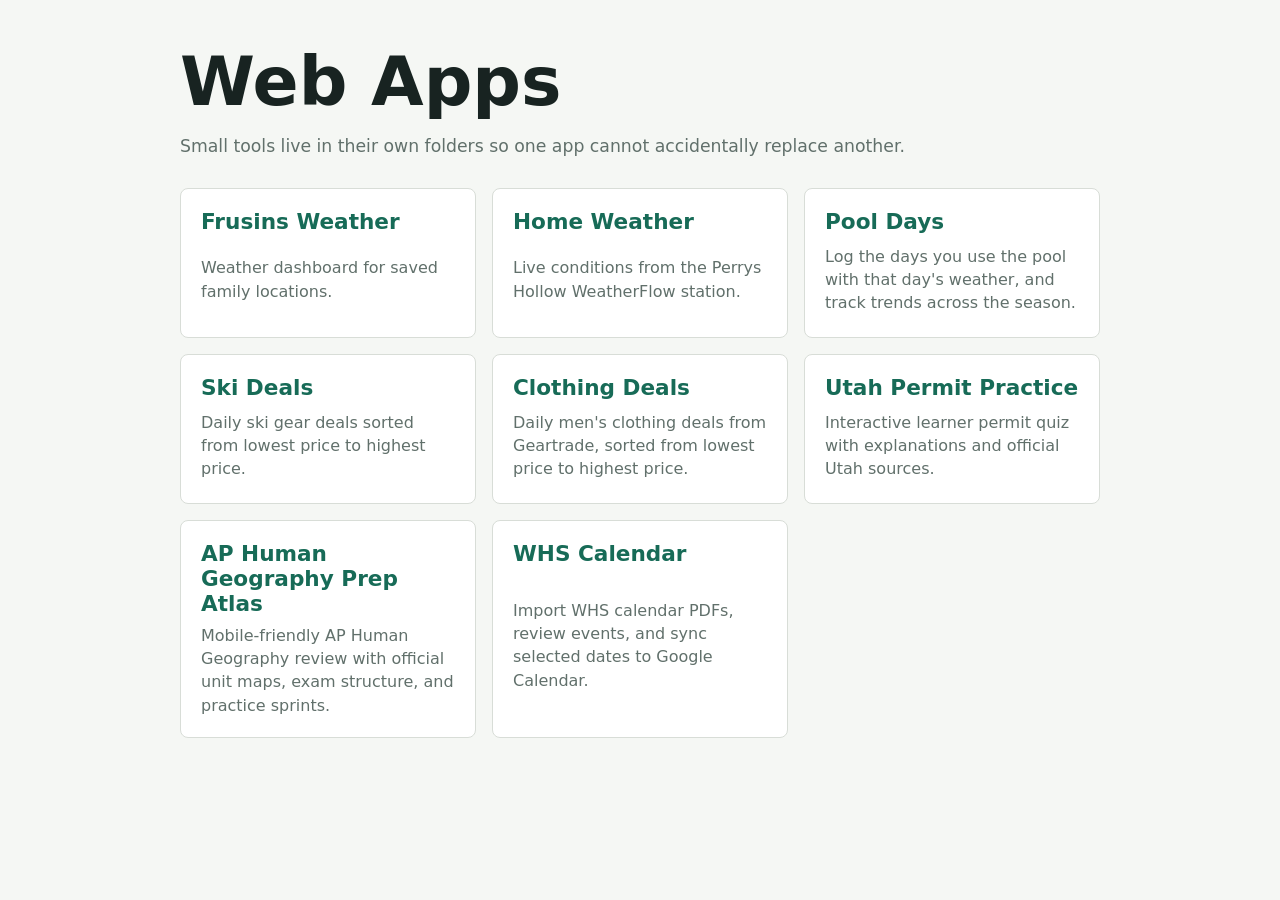
<file: index.html>
<!doctype html>
<html lang="en">
  <head>
    <meta charset="UTF-8" />
    <meta name="viewport" content="width=device-width, initial-scale=1.0" />
    <title>Steve's Web Apps</title>
    <style>
      :root {
        color-scheme: light;
        --bg: #f5f7f4;
        --ink: #182321;
        --muted: #61706b;
        --line: #d8ddd7;
        --surface: #ffffff;
        --green: #176b57;
      }

      * {
        box-sizing: border-box;
      }

      body {
        margin: 0;
        min-height: 100vh;
        font-family: system-ui, -apple-system, BlinkMacSystemFont, "Segoe UI", sans-serif;
        background: var(--bg);
        color: var(--ink);
      }

      main {
        width: min(920px, calc(100% - 32px));
        margin: 0 auto;
        padding: 48px 0;
      }

      h1 {
        margin: 0;
        font-size: clamp(2.25rem, 6vw, 4.25rem);
        line-height: 1;
      }

      p {
        color: var(--muted);
        font-size: 1.08rem;
        line-height: 1.55;
      }

      .app-grid {
        display: grid;
        grid-template-columns: repeat(auto-fit, minmax(240px, 1fr));
        gap: 16px;
        margin-top: 28px;
      }

      a.app-card {
        display: grid;
        gap: 8px;
        min-height: 150px;
        padding: 20px;
        border: 1px solid var(--line);
        border-radius: 8px;
        background: var(--surface);
        color: inherit;
        text-decoration: none;
      }

      a.app-card:hover,
      a.app-card:focus-visible {
        border-color: var(--green);
        outline: none;
      }

      .app-card strong {
        color: var(--green);
        font-size: 1.35rem;
      }

      .app-card span {
        color: var(--muted);
        line-height: 1.45;
      }
    </style>
  </head>
  <body>
    <main>
      <h1>Web Apps</h1>
      <p>Small tools live in their own folders so one app cannot accidentally replace another.</p>

      <div class="app-grid">
        <a class="app-card" href="./frusins-weather/">
          <strong>Frusins Weather</strong>
          <span>Weather dashboard for saved family locations.</span>
        </a>
        <a class="app-card" href="./home-weather/">
          <strong>Home Weather</strong>
          <span>Live conditions from the Perrys Hollow WeatherFlow station.</span>
        </a>
        <a class="app-card" href="./pool-tracker/">
          <strong>Pool Days</strong>
          <span>Log the days you use the pool with that day's weather, and track trends across the season.</span>
        </a>
        <a class="app-card" href="./ski-deals/">
          <strong>Ski Deals</strong>
          <span>Daily ski gear deals sorted from lowest price to highest price.</span>
        </a>
        <a class="app-card" href="./clothing-deals/">
          <strong>Clothing Deals</strong>
          <span>Daily men's clothing deals from Geartrade, sorted from lowest price to highest price.</span>
        </a>
        <a class="app-card" href="./utah-permit-practice/">
          <strong>Utah Permit Practice</strong>
          <span>Interactive learner permit quiz with explanations and official Utah sources.</span>
        </a>
        <a class="app-card" href="./ap-human-geography-prep/">
          <strong>AP Human Geography Prep Atlas</strong>
          <span>Mobile-friendly AP Human Geography review with official unit maps, exam structure, and practice sprints.</span>
        </a>
        <a class="app-card" href="./whs-calendar/index.html">
          <strong>WHS Calendar</strong>
          <span>Import WHS calendar PDFs, review events, and sync selected dates to Google Calendar.</span>
        </a>
      </div>
    </main>
  </body>
</html>
</file>
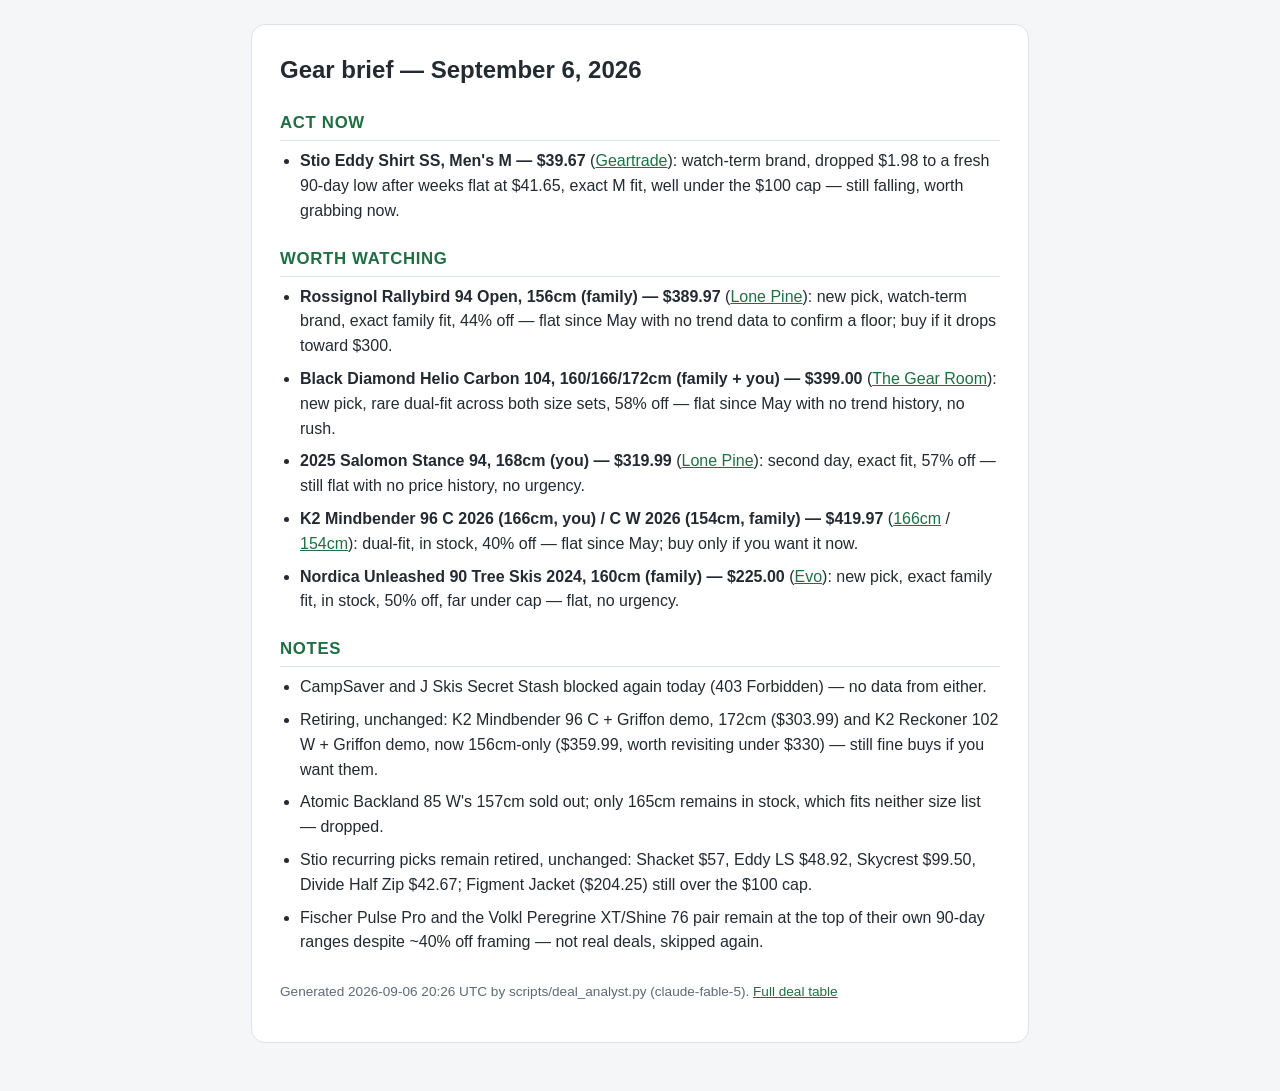
<file: deal-brief/index.html>
<!DOCTYPE html>
<html lang="en">
<head>
  <meta charset="utf-8" />
  <meta name="viewport" content="width=device-width, initial-scale=1" />
  <title>Gear brief</title>
  <style>
    :root { --ink: #232a31; --soft: #5d6a76; --line: #dce3e9; --accent: #1f6f43; }
    body { margin: 0; padding: 24px 16px 48px; background: #f4f6f8; color: var(--ink);
           font: 16px/1.55 -apple-system, BlinkMacSystemFont, "Segoe UI", Roboto, sans-serif; }
    main { max-width: 720px; margin: 0 auto; background: #fff; border: 1px solid var(--line);
            border-radius: 14px; padding: 26px 28px; }
    h1 { font-size: 1.5rem; margin: 0 0 4px; }
    h2 { font-size: 1.05rem; margin: 22px 0 8px; color: var(--accent); text-transform: uppercase;
          letter-spacing: 0.04em; border-bottom: 1px solid var(--line); padding-bottom: 4px; }
    ul { margin: 0; padding-left: 20px; }
    li { margin: 8px 0; }
    a { color: var(--accent); }
    .meta { color: var(--soft); font-size: 0.85rem; margin-top: 26px; }
  </style>
</head>
<body>
  <main>
<h1>Gear brief — September 6, 2026</h1>
<h2>Act now</h2>
<ul>
  <li><strong>Stio Eddy Shirt SS, Men's M — $39.67</strong> (<a href="https://geartrade.com/products/stio-eddy-shirt-ss-mens-1696242">Geartrade</a>): watch-term brand, dropped $1.98 to a fresh 90-day low after weeks flat at $41.65, exact M fit, well under the $100 cap — still falling, worth grabbing now.</li>
</ul>
<h2>Worth watching</h2>
<ul>
  <li><strong>Rossignol Rallybird 94 Open, 156cm (family) — $389.97</strong> (<a href="https://lonepinegearx.com/products/2025-rossignol-rallybird-94-open-34522">Lone Pine</a>): new pick, watch-term brand, exact family fit, 44% off — flat since May with no trend data to confirm a floor; buy if it drops toward $300.</li>
  <li><strong>Black Diamond Helio Carbon 104, 160/166/172cm (family + you) — $399.00</strong> (<a href="https://thegearroom.com/products/black-diamond-helio-carbon-104-skis">The Gear Room</a>): new pick, rare dual-fit across both size sets, 58% off — flat since May with no trend history, no rush.</li>
  <li><strong>2025 Salomon Stance 94, 168cm (you) — $319.99</strong> (<a href="https://lonepinegearx.com/products/2025-salomon-stance-94-f7d1b">Lone Pine</a>): second day, exact fit, 57% off — still flat with no price history, no urgency.</li>
  <li><strong>K2 Mindbender 96 C 2026 (166cm, you) / C W 2026 (154cm, family) — $419.97</strong> (<a href="https://www.evo.com/products/264770-k2-mindbender-96-c-skis-2026">166cm</a> / <a href="https://www.evo.com/products/264776-k2-mindbender-96-c-w-skis-women-s-2026">154cm</a>): dual-fit, in stock, 40% off — flat since May; buy only if you want it now.</li>
  <li><strong>Nordica Unleashed 90 Tree Skis 2024, 160cm (family) — $225.00</strong> (<a href="https://www.evo.com/products/242000-nordica-unleashed-90-tree-skis-2024">Evo</a>): new pick, exact family fit, in stock, 50% off, far under cap — flat, no urgency.</li>
</ul>
<h2>Notes</h2>
<ul>
  <li>CampSaver and J Skis Secret Stash blocked again today (403 Forbidden) — no data from either.</li>
  <li>Retiring, unchanged: K2 Mindbender 96 C + Griffon demo, 172cm ($303.99) and K2 Reckoner 102 W + Griffon demo, now 156cm-only ($359.99, worth revisiting under $330) — still fine buys if you want them.</li>
  <li>Atomic Backland 85 W's 157cm sold out; only 165cm remains in stock, which fits neither size list — dropped.</li>
  <li>Stio recurring picks remain retired, unchanged: Shacket $57, Eddy LS $48.92, Skycrest $99.50, Divide Half Zip $42.67; Figment Jacket ($204.25) still over the $100 cap.</li>
  <li>Fischer Pulse Pro and the Volkl Peregrine XT/Shine 76 pair remain at the top of their own 90-day ranges despite ~40% off framing — not real deals, skipped again.</li>
</ul>
    <p class="meta">Generated 2026-09-06 20:26 UTC by scripts/deal_analyst.py (claude-fable-5). <a href="../ski-deals/">Full deal table</a></p>
  </main>
</body>
</html>
</file>
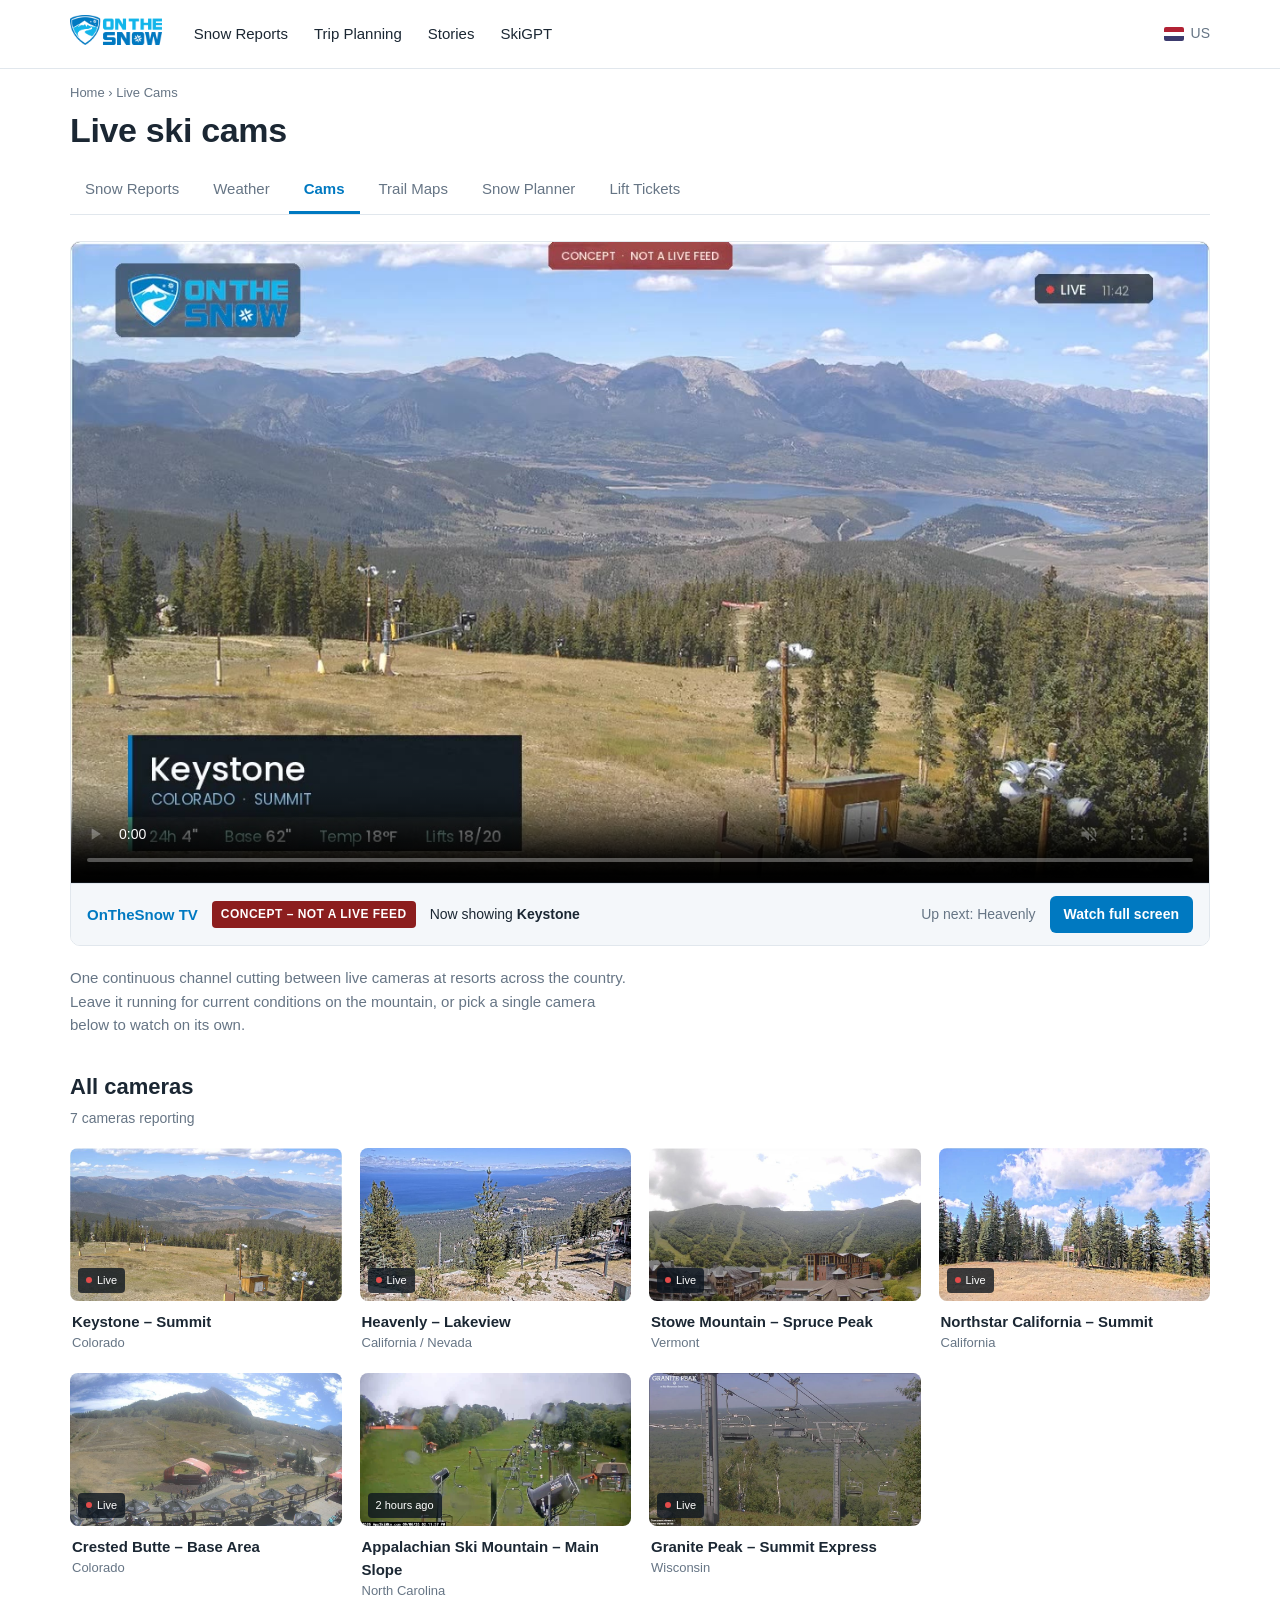
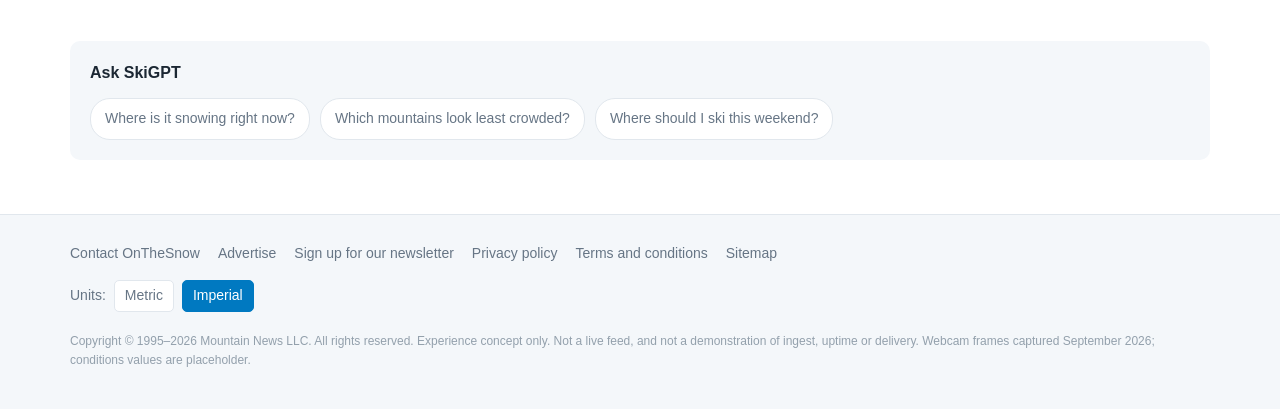
<file: onthesnow-tv/index.html>
<!DOCTYPE html>
<html lang="en">
<head>
<meta charset="utf-8">
<meta name="viewport" content="width=device-width, initial-scale=1">
<title>Live Ski Cams &ndash; OnTheSnow</title>
<style>
  :root {
    --blue: #0079C1;
    --cyan: #13B5EA;
    --ink: #1B2733;
    --grey: #667585;
    --line: #E1E7ED;
    --bg: #FFFFFF;
    --tint: #F4F7FA;
  }
  * { box-sizing: border-box; }
  body {
    margin: 0;
    background: var(--bg);
    color: var(--ink);
    font: 16px/1.55 "Helvetica Neue", Helvetica, Arial, sans-serif;
    -webkit-font-smoothing: antialiased;
  }
  a { color: inherit; text-decoration: none; }
  .wrap { max-width: 1180px; margin: 0 auto; padding: 0 20px; }

  header.site { border-bottom: 1px solid var(--line); position: sticky; top: 0; background: #fff; z-index: 20; }
  .bar { display: flex; align-items: center; gap: 32px; height: 68px; }
  .bar img { height: 30px; }
  nav.main { display: flex; gap: 26px; font-size: 15px; }
  nav.main a:hover { color: var(--blue); }
  .region { margin-left: auto; display: flex; align-items: center; gap: 7px; font-size: 14px; color: var(--grey); }
  .flag { width: 20px; height: 14px; background: linear-gradient(#B22234 0 33%, #fff 33% 66%, #3C3B6E 66%); border-radius: 2px; }

  .crumb { font-size: 13px; color: var(--grey); padding: 14px 0 2px; }
  .crumb a:hover { color: var(--blue); }
  h1 { font-size: 34px; line-height: 1.15; margin: 6px 0 16px; letter-spacing: -0.01em; }

  nav.tabs { display: flex; gap: 4px; overflow-x: auto; border-bottom: 1px solid var(--line); }
  nav.tabs a { padding: 11px 15px; font-size: 15px; color: var(--grey); white-space: nowrap; border-bottom: 3px solid transparent; }
  nav.tabs a:hover { color: var(--ink); }
  nav.tabs a.on { color: var(--blue); border-bottom-color: var(--blue); font-weight: 600; }

  .channel { margin: 26px 0 8px; border: 1px solid var(--line); border-radius: 10px; overflow: hidden; }
  .channel video { width: 100%; display: block; background: #101418; }
  .chanbar { display: flex; align-items: center; gap: 14px; padding: 12px 16px; background: var(--tint); border-top: 1px solid var(--line); flex-wrap: wrap; }
  .poc { font-size: 12px; font-weight: 700; letter-spacing: .04em; text-transform: uppercase; color: #fff; background: #8C1E1E; padding: 4px 9px; border-radius: 4px; }
  .chanmark { font-size: 15px; font-weight: 700; color: var(--blue); }
  .now { font-size: 14px; color: var(--ink); }
  .now b { font-weight: 600; }
  .next { font-size: 14px; color: var(--grey); margin-left: auto; }
  .watch { font-size: 14px; padding: 8px 14px; border-radius: 6px; background: var(--blue); color: #fff; font-weight: 600; }
  .watch:hover { background: #0069a8; }

  .lede { max-width: 68ch; color: var(--grey); font-size: 15px; margin: 20px 0 26px; }
  h2 { font-size: 22px; margin: 34px 0 4px; }
  .sub { color: var(--grey); font-size: 14px; margin: 0 0 18px; }

  .grid { display: grid; grid-template-columns: repeat(auto-fill, minmax(255px, 1fr)); gap: 20px 18px; }
  .cam .shot { position: relative; border-radius: 8px; overflow: hidden; background: var(--tint); aspect-ratio: 16/9; }
  .cam img { width: 100%; height: 100%; object-fit: cover; display: block; }
  .cam:hover img { opacity: .92; }
  .badge { position: absolute; left: 8px; bottom: 8px; background: rgba(11,20,30,.78); color: #fff; font-size: 11px; padding: 4px 8px; border-radius: 4px; }
  .badge.live { display: flex; align-items: center; gap: 5px; }
  .dot { width: 6px; height: 6px; border-radius: 50%; background: #E24B4A; }
  .camtext { padding: 9px 2px 0; display: flex; flex-direction: column; }
  .camname { font-size: 15px; font-weight: 600; }
  .camloc { font-size: 13px; color: var(--grey); }

  .gpt { margin: 40px 0 10px; padding: 20px; background: var(--tint); border-radius: 10px; }
  .gpt h3 { margin: 0 0 12px; font-size: 16px; }
  .chips { display: flex; gap: 10px; flex-wrap: wrap; }
  .chip { font-size: 14px; padding: 9px 14px; border: 1px solid var(--line); background: #fff; border-radius: 20px; color: var(--grey); }
  .chip:hover { border-color: var(--blue); color: var(--blue); }

  footer.site { margin-top: 54px; border-top: 1px solid var(--line); background: var(--tint); padding: 28px 0 40px; }
  .fnav { display: flex; gap: 18px; flex-wrap: wrap; font-size: 14px; color: var(--grey); }
  .units { margin-top: 16px; font-size: 14px; color: var(--grey); display: flex; align-items: center; gap: 8px; }
  .units span.opt { padding: 4px 10px; border: 1px solid var(--line); border-radius: 5px; background: #fff; }
  .units span.opt.on { background: var(--blue); color: #fff; border-color: var(--blue); }
  .copy { margin-top: 20px; font-size: 12px; color: #93A0AC; }

  @media (max-width: 720px) {
    nav.main, .region { display: none; }
    h1 { font-size: 26px; }
    .next { margin-left: 0; width: 100%; }
  }
  @media (prefers-reduced-motion: reduce) { * { transition: none !important; } }
</style>
</head>
<body>

<header class="site">
  <div class="wrap bar">
    <a href="#"><img src="assets/onthesnow-logo.png" alt="OnTheSnow"></a>
    <nav class="main">
      <a href="#">Snow Reports</a><a href="#">Trip Planning</a><a href="#">Stories</a><a href="#">SkiGPT</a>
    </nav>
    <div class="region"><span class="flag"></span>US</div>
  </div>
</header>

<main class="wrap">
  <div class="crumb"><a href="#">Home</a> &rsaquo; Live Cams</div>
  <h1>Live ski cams</h1>

  <nav class="tabs">
    <a href="#">Snow Reports</a>
    <a href="#">Weather</a>
    <a class="on" href="#">Cams</a>
    <a href="#">Trail Maps</a>
    <a href="#">Snow Planner</a>
    <a href="#">Lift Tickets</a>
  </nav>

  <section class="channel">
    <video id="ch" src="assets/channel.mp4" poster="assets/poster.jpg" autoplay muted loop playsinline controls></video>
    <div class="chanbar">
      <span class="chanmark">OnTheSnow TV</span><span class="poc">Concept &ndash; not a live feed</span>
      <span class="now">Now showing <b id="nowcam">Keystone</b></span>
      <span class="next">Up next: <span id="nextcam">Heavenly</span></span>
      <a class="watch" href="#">Watch full screen</a>
    </div>
  </section>

  <p class="lede">One continuous channel cutting between live cameras at resorts across the country.
  Leave it running for current conditions on the mountain, or pick a single camera below to watch on its own.</p>

  <h2>All cameras</h2>
  <p class="sub">7 cameras reporting</p>

  <div class="grid">
      <a class="cam" href="#">
        <div class="shot">
          <img src="assets/thumb_Keystone.jpg" alt="Keystone Summit camera">
          <span class="badge live"><span class="dot"></span>Live</span>
        </div>
        <div class="camtext">
          <span class="camname">Keystone &ndash; Summit</span>
          <span class="camloc">Colorado</span>
        </div>
      </a>
      <a class="cam" href="#">
        <div class="shot">
          <img src="assets/thumb_Heavenly.jpg" alt="Heavenly Lakeview camera">
          <span class="badge live"><span class="dot"></span>Live</span>
        </div>
        <div class="camtext">
          <span class="camname">Heavenly &ndash; Lakeview</span>
          <span class="camloc">California / Nevada</span>
        </div>
      </a>
      <a class="cam" href="#">
        <div class="shot">
          <img src="assets/thumb_Stowe.jpg" alt="Stowe Mountain Spruce Peak camera">
          <span class="badge live"><span class="dot"></span>Live</span>
        </div>
        <div class="camtext">
          <span class="camname">Stowe Mountain &ndash; Spruce Peak</span>
          <span class="camloc">Vermont</span>
        </div>
      </a>
      <a class="cam" href="#">
        <div class="shot">
          <img src="assets/thumb_Northstar.jpg" alt="Northstar California Summit camera">
          <span class="badge live"><span class="dot"></span>Live</span>
        </div>
        <div class="camtext">
          <span class="camname">Northstar California &ndash; Summit</span>
          <span class="camloc">California</span>
        </div>
      </a>
      <a class="cam" href="#">
        <div class="shot">
          <img src="assets/thumb_CrestedButte.jpg" alt="Crested Butte Base Area camera">
          <span class="badge live"><span class="dot"></span>Live</span>
        </div>
        <div class="camtext">
          <span class="camname">Crested Butte &ndash; Base Area</span>
          <span class="camloc">Colorado</span>
        </div>
      </a>
      <a class="cam" href="#">
        <div class="shot">
          <img src="assets/thumb_AppalachianSki.jpg" alt="Appalachian Ski Mountain Main Slope camera">
          <span class="badge">2 hours ago</span>
        </div>
        <div class="camtext">
          <span class="camname">Appalachian Ski Mountain &ndash; Main Slope</span>
          <span class="camloc">North Carolina</span>
        </div>
      </a>
      <a class="cam" href="#">
        <div class="shot">
          <img src="assets/thumb_GranitePeak.jpg" alt="Granite Peak Summit Express camera">
          <span class="badge live"><span class="dot"></span>Live</span>
        </div>
        <div class="camtext">
          <span class="camname">Granite Peak &ndash; Summit Express</span>
          <span class="camloc">Wisconsin</span>
        </div>
      </a>
  </div>

  <section class="gpt">
    <h3>Ask SkiGPT</h3>
    <div class="chips">
      <a class="chip" href="#">Where is it snowing right now?</a>
      <a class="chip" href="#">Which mountains look least crowded?</a>
      <a class="chip" href="#">Where should I ski this weekend?</a>
    </div>
  </section>
</main>

<footer class="site">
  <div class="wrap">
    <div class="fnav">
      <a href="#">Contact OnTheSnow</a><a href="#">Advertise</a><a href="#">Sign up for our newsletter</a>
      <a href="#">Privacy policy</a><a href="#">Terms and conditions</a><a href="#">Sitemap</a>
    </div>
    <div class="units">Units: <span class="opt">Metric</span><span class="opt on">Imperial</span></div>
    <div class="copy">Copyright &copy; 1995&ndash;2026 Mountain News LLC. All rights reserved. Experience concept only. Not a live feed, and not a demonstration of ingest, uptime or delivery. Webcam frames captured September 2026; conditions values are placeholder.</div>
  </div>
</footer>

<script>
  var names = ["Keystone", "Heavenly", "Stowe Mountain", "Northstar California", "Crested Butte", "Appalachian Ski Mountain", "Granite Peak"];
  var v = document.getElementById('ch');
  var nowEl = document.getElementById('nowcam'), nextEl = document.getElementById('nextcam');
  function sync() {
    if (!v.duration) return;
    var seg = v.duration / names.length;
    var i = Math.min(names.length - 1, Math.floor(v.currentTime / seg));
    nowEl.textContent = names[i];
    nextEl.textContent = names[(i + 1) % names.length];
  }
  v.addEventListener('timeupdate', sync);
  v.addEventListener('loadedmetadata', sync);
</script>
</body>
</html>
</file>
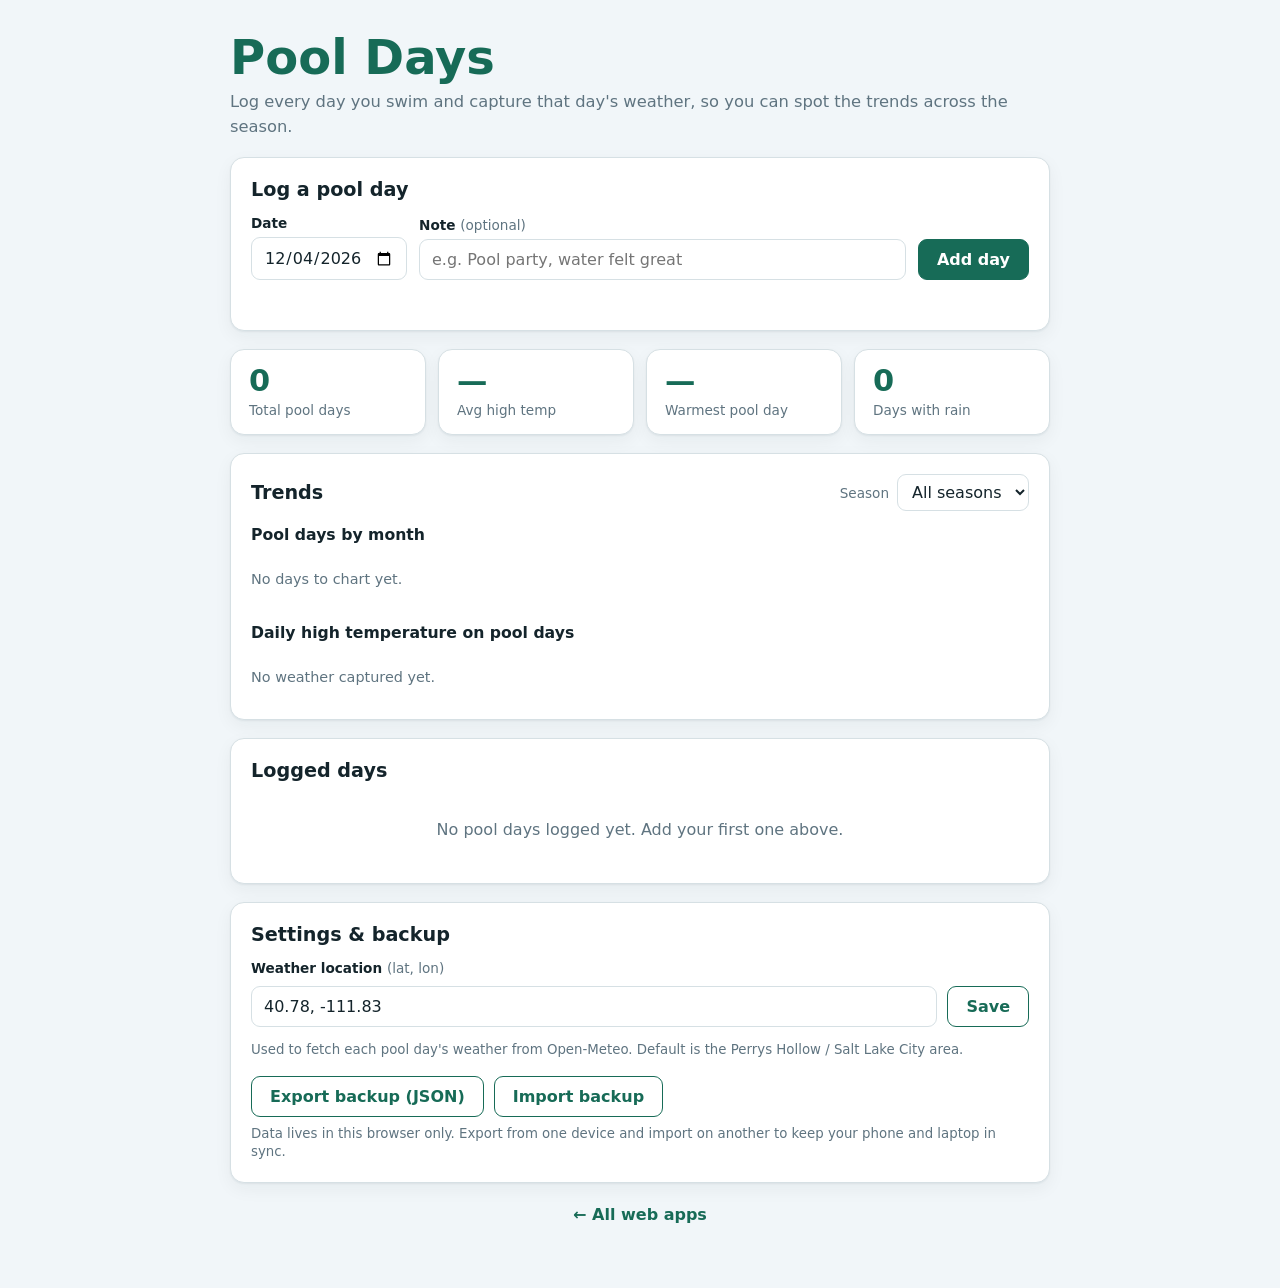
<file: pool-tracker/index.html>
<!doctype html>
<html lang="en">
  <head>
    <meta charset="UTF-8" />
    <meta name="viewport" content="width=device-width, initial-scale=1.0" />
    <meta name="theme-color" content="#176b57" />
    <title>Pool Days Tracker</title>
    <link rel="stylesheet" href="./styles.css" />
  </head>
  <body>
    <main>
      <header class="page-head">
        <h1>Pool Days</h1>
        <p>Log every day you swim and capture that day's weather, so you can spot the trends across the season.</p>
      </header>

      <section class="card log-card" aria-labelledby="logHeading">
        <h2 id="logHeading">Log a pool day</h2>
        <form id="logForm" class="log-form">
          <div class="field">
            <label for="dateInput">Date</label>
            <input type="date" id="dateInput" required />
          </div>
          <div class="field grow">
            <label for="noteInput">Note <span class="muted">(optional)</span></label>
            <input type="text" id="noteInput" placeholder="e.g. Pool party, water felt great" maxlength="140" />
          </div>
          <button type="submit" id="logButton">Add day</button>
        </form>
        <p id="logStatus" class="status" role="status" aria-live="polite"></p>
      </section>

      <section class="stats" id="statsGrid" aria-label="Season statistics"></section>

      <section class="card" aria-labelledby="trendsHeading">
        <div class="card-head">
          <h2 id="trendsHeading">Trends</h2>
          <div class="season-picker">
            <label for="seasonSelect" class="muted">Season</label>
            <select id="seasonSelect"></select>
          </div>
        </div>
        <div class="trends">
          <div class="chart-block">
            <h3>Pool days by month</h3>
            <div id="monthChart" class="bar-chart"></div>
          </div>
          <div class="chart-block">
            <h3>Daily high temperature on pool days</h3>
            <div id="tempChart" class="bar-chart temp"></div>
          </div>
        </div>
      </section>

      <section class="card" aria-labelledby="daysHeading">
        <div class="card-head">
          <h2 id="daysHeading">Logged days <span id="dayCount" class="count"></span></h2>
        </div>
        <ul id="dayList" class="day-list"></ul>
        <p id="emptyState" class="empty">No pool days logged yet. Add your first one above.</p>
      </section>

      <section class="card settings" aria-labelledby="settingsHeading">
        <h2 id="settingsHeading">Settings &amp; backup</h2>
        <div class="field">
          <label for="locInput">Weather location <span class="muted">(lat, lon)</span></label>
          <div class="loc-row">
            <input type="text" id="locInput" placeholder="40.78, -111.83" />
            <button type="button" id="locSave" class="secondary">Save</button>
          </div>
          <small class="muted">Used to fetch each pool day's weather from Open-Meteo. Default is the Perrys Hollow / Salt Lake City area.</small>
        </div>
        <div class="backup-row">
          <button type="button" id="exportButton" class="secondary">Export backup (JSON)</button>
          <button type="button" id="importButton" class="secondary">Import backup</button>
          <input type="file" id="importFile" accept="application/json,.json" hidden />
        </div>
        <small class="muted">Data lives in this browser only. Export from one device and import on another to keep your phone and laptop in sync.</small>
      </section>

      <footer class="page-foot">
        <a href="../">&larr; All web apps</a>
      </footer>
    </main>
    <script src="./app.js"></script>
  </body>
</html>
</file>
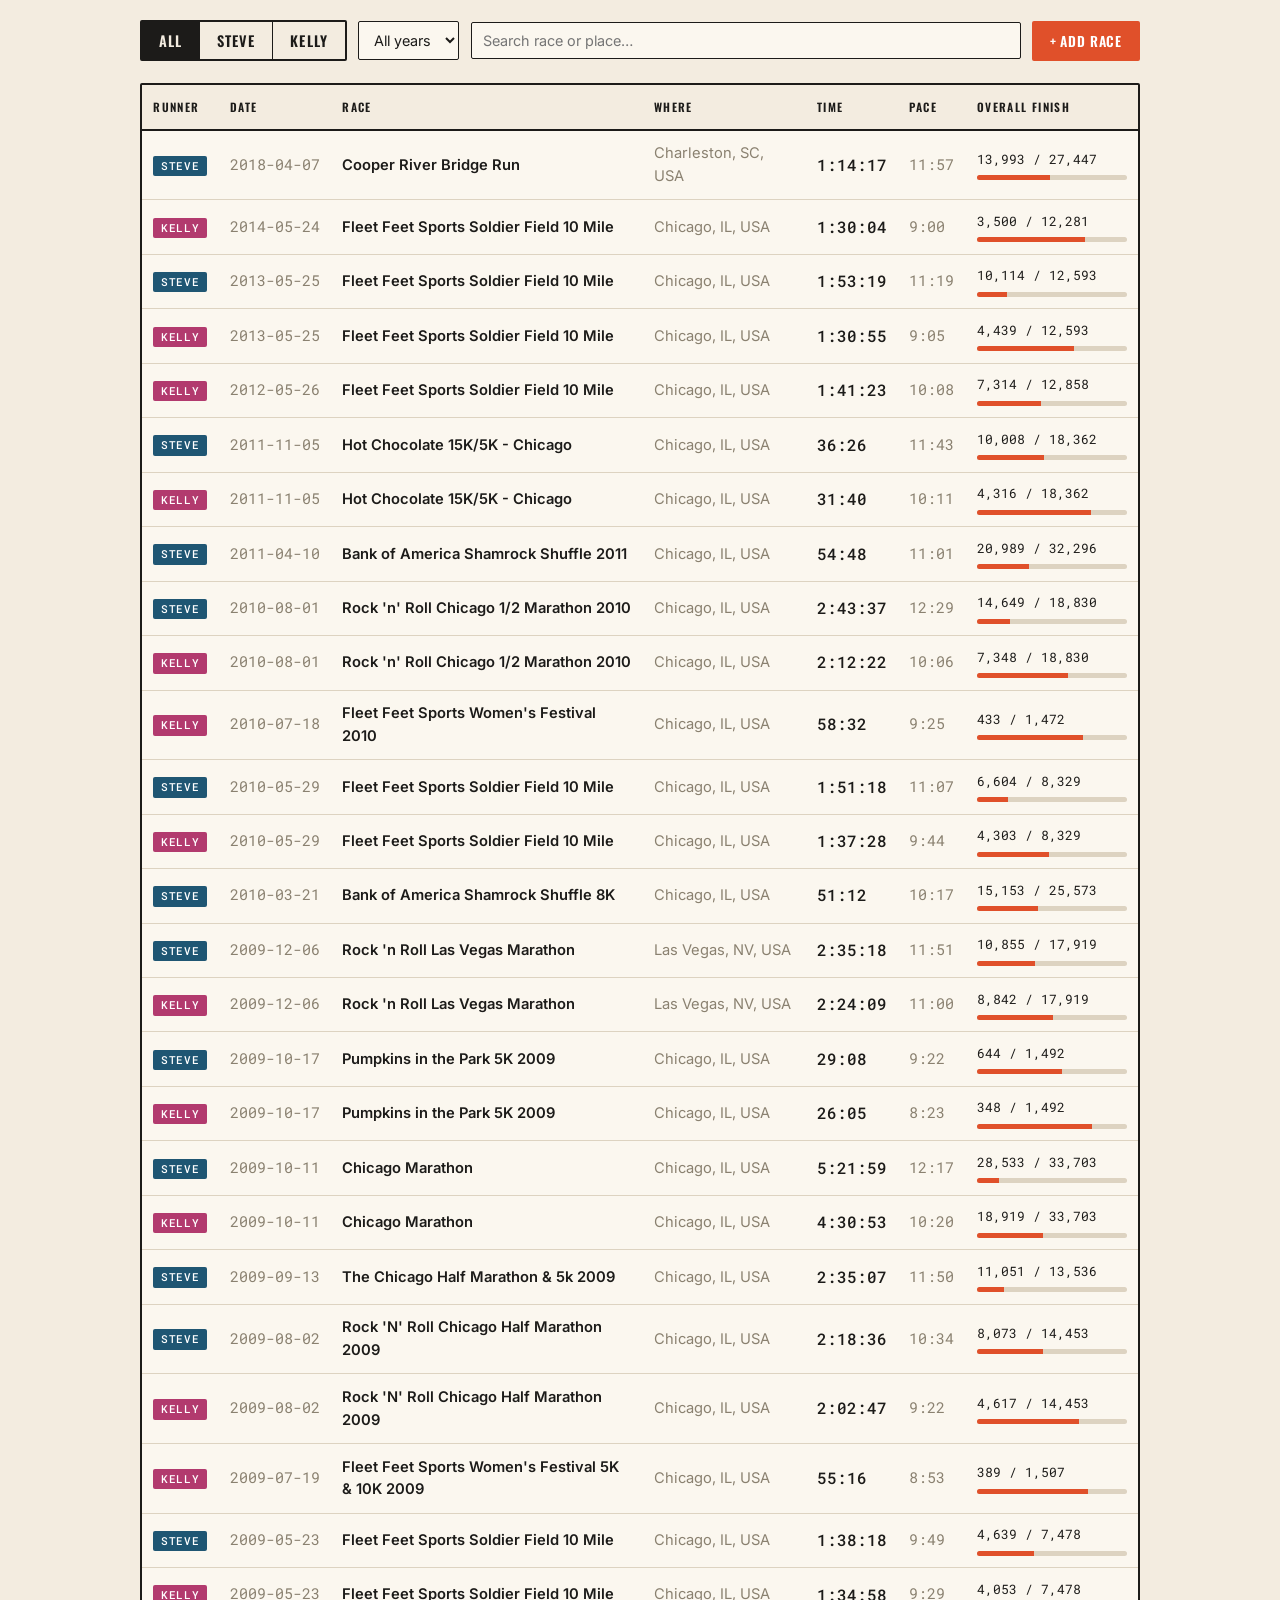
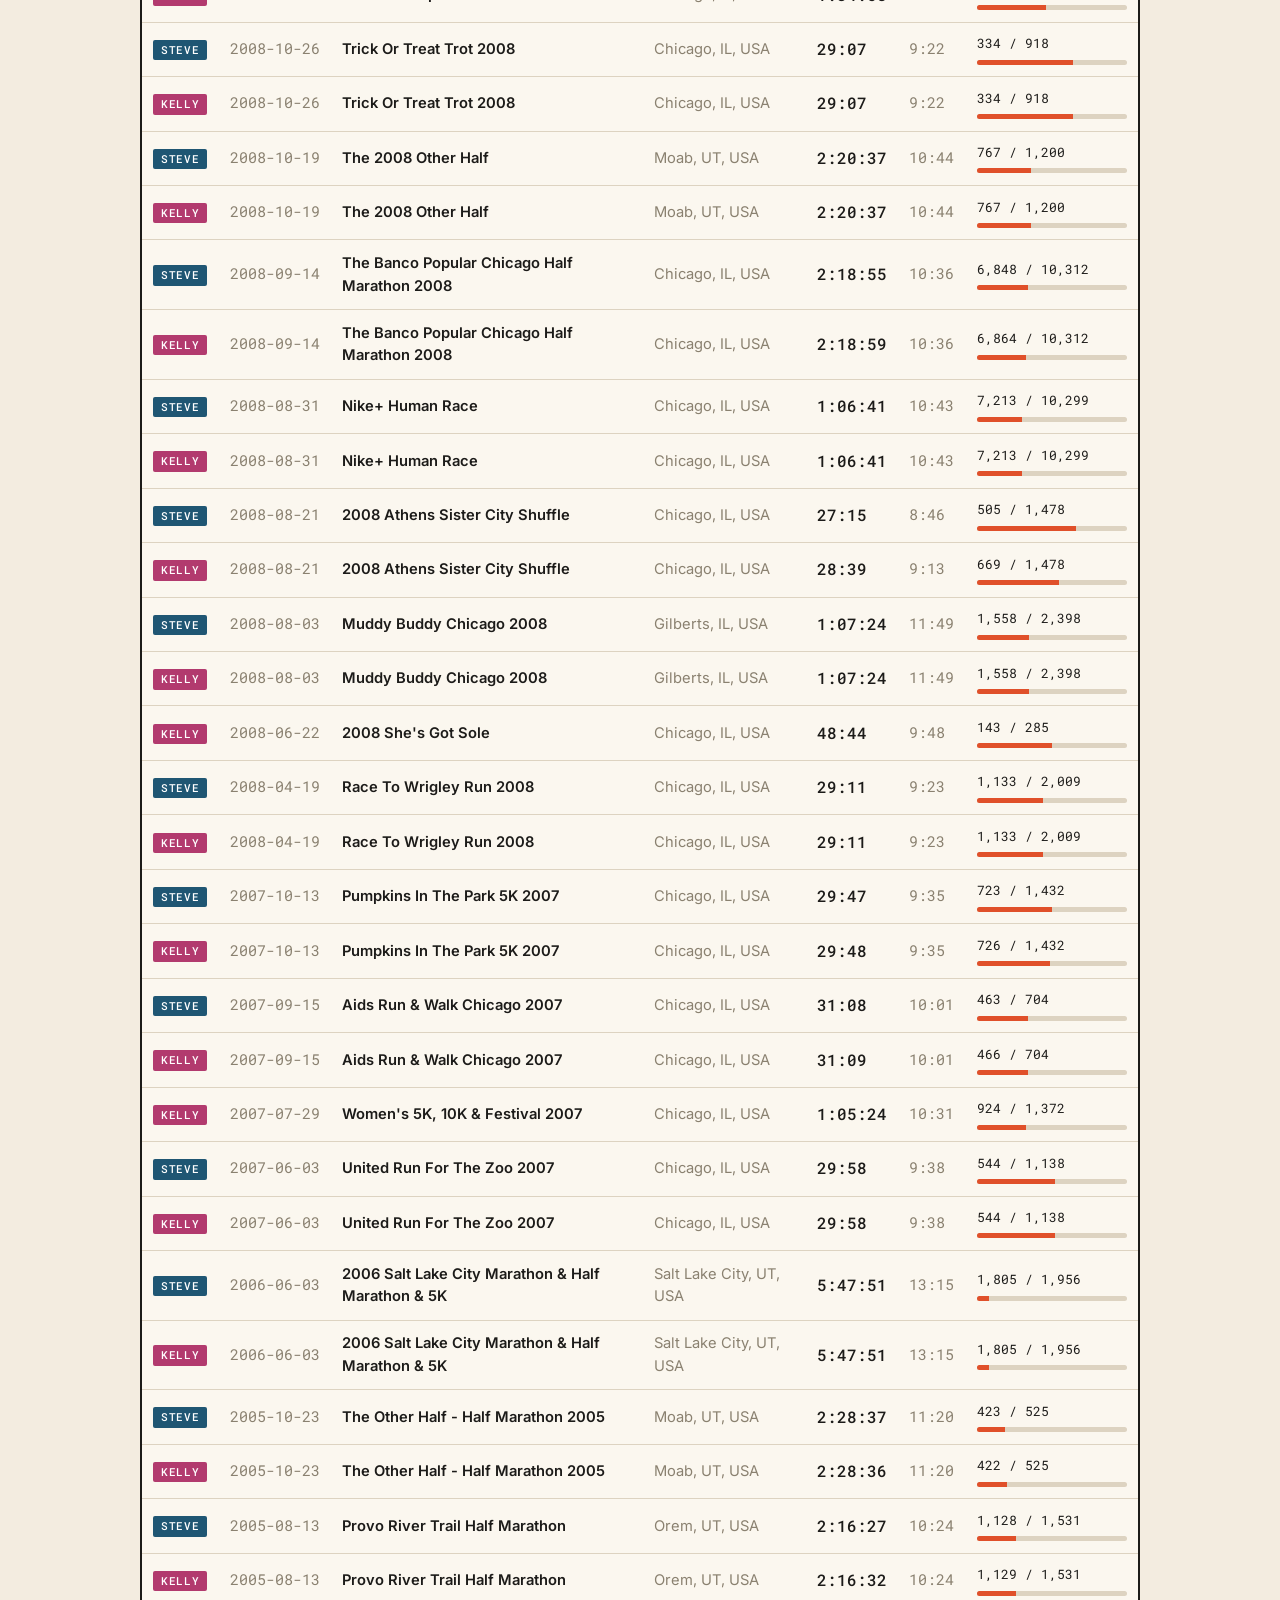
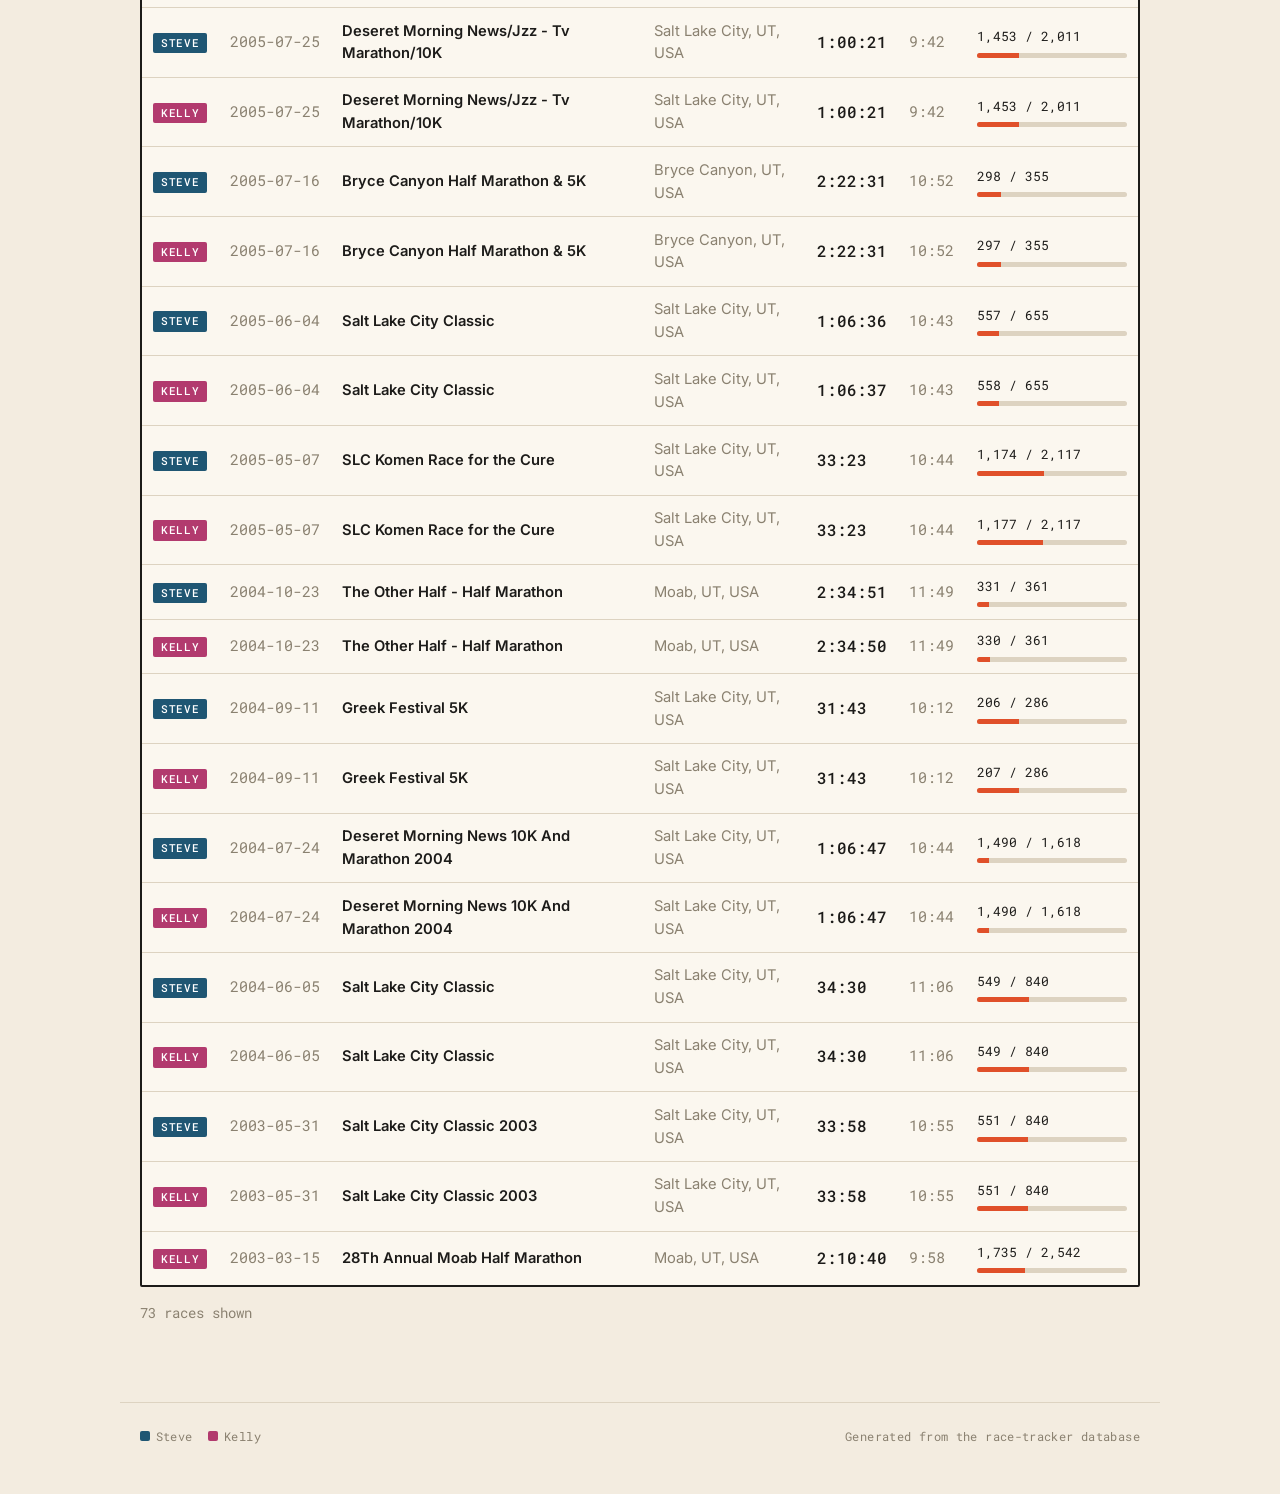
<file: race-tracker/index.html>
<!DOCTYPE html>
<html lang="en">
<head>
<meta charset="utf-8">
<meta name="viewport" content="width=device-width, initial-scale=1">
<title>The Baron Race Log</title>
<link rel="preconnect" href="https://fonts.googleapis.com">
<link rel="preconnect" href="https://fonts.gstatic.com" crossorigin>
<link href="https://fonts.googleapis.com/css2?family=Inter:wght@400;500;600&family=Oswald:wght@500;600;700&family=Roboto+Mono:wght@400;500&display=swap" rel="stylesheet">
<style>
  :root {
    --paper: #f3ece0;
    --card: #fbf7ef;
    --ink: #1c1b19;
    --muted: #8a8170;
    --line: #ddd3c1;
    --steve: #1f5673;
    --kelly: #b23a6e;
    --flag: #e0502a;
    --display: "Oswald", "Arial Narrow", sans-serif;
    --body: "Inter", -apple-system, BlinkMacSystemFont, sans-serif;
    --mono: "Roboto Mono", ui-monospace, "SF Mono", Menlo, monospace;
  }
  * { box-sizing: border-box; }
  html { -webkit-text-size-adjust: 100%; }
  body {
    margin: 0; background: var(--paper); color: var(--ink);
    font-family: var(--body); line-height: 1.55;
  }
  .wrap { max-width: 1040px; margin: 0 auto; padding: 1.25rem 1.25rem 4rem; }

  .controls { display: flex; flex-wrap: wrap; gap: .7rem; align-items: center; margin-bottom: 1.4rem; }
  .seg { display: inline-flex; border: 2px solid var(--ink); border-radius: 2px; overflow: hidden; }
  .seg button {
    background: transparent; color: var(--ink); border: 0; border-right: 1px solid var(--ink);
    padding: .5rem 1.05rem; cursor: pointer; font-family: var(--display); font-weight: 600;
    font-size: .9rem; letter-spacing: .08em; text-transform: uppercase;
  }
  .seg button:last-child { border-right: 0; }
  .seg button.active { background: var(--ink); color: var(--paper); }
  select, input[type=search] {
    font-family: var(--body); font-size: .9rem; color: var(--ink);
    background: var(--card); border: 1px solid var(--ink); border-radius: 2px; padding: .55rem .7rem;
  }
  input[type=search] { flex: 1; min-width: 170px; }

  .table-wrap { border: 2px solid var(--ink); border-radius: 2px; background: var(--card); overflow-x: auto; }
  table { width: 100%; border-collapse: collapse; font-size: .92rem; }
  thead th {
    font-family: var(--display); font-weight: 600; text-transform: uppercase;
    font-size: .72rem; letter-spacing: .12em; color: var(--ink);
    text-align: left; padding: .8rem .7rem; border-bottom: 2px solid var(--ink);
    cursor: pointer; user-select: none; white-space: nowrap; background: var(--paper);
  }
  thead th:hover { color: var(--flag); }
  tbody td { padding: .72rem .7rem; border-bottom: 1px solid var(--line); vertical-align: middle; }
  tbody tr:last-child td { border-bottom: 0; }
  tbody tr:hover { background: #fffdf7; }

  .bib {
    font-family: var(--mono); font-size: .68rem; font-weight: 500; letter-spacing: .06em;
    text-transform: uppercase; padding: .2rem .5rem; border-radius: 2px; color: #fff; white-space: nowrap;
  }
  .bib.Steve { background: var(--steve); }
  .bib.Kelly { background: var(--kelly); }

  .race-name { font-weight: 600; }
  .mono { font-family: var(--mono); font-variant-numeric: tabular-nums; white-space: nowrap; }
  .time { font-family: var(--mono); font-weight: 500; font-size: 1rem; }
  .muted { color: var(--muted); }

  .rank { min-width: 150px; }
  .rank-txt { font-family: var(--mono); font-size: .8rem; display: block; }
  .rank-bar { display: block; height: 5px; margin-top: .35rem; background: var(--line); border-radius: 999px; overflow: hidden; }
  .rank-bar i { display: block; height: 100%; background: var(--flag); }

  .count { color: var(--muted); font-size: .85rem; margin-top: 1rem; font-family: var(--mono); }
  footer {
    max-width: 1040px; margin: 0 auto; padding: 1.5rem 1.25rem 3rem;
    color: var(--muted); font-size: .78rem; font-family: var(--mono); letter-spacing: .03em;
    display: flex; justify-content: space-between; flex-wrap: wrap; gap: .5rem;
    border-top: 1px solid var(--line);
  }
  .legend { display: inline-flex; gap: 1rem; }
  .legend span { display: inline-flex; align-items: center; gap: .35rem; }
  .dot { width: 10px; height: 10px; border-radius: 2px; display: inline-block; }
  .dot.Steve { background: var(--steve); } .dot.Kelly { background: var(--kelly); }

  .btn-add {
    font-family: var(--display); font-weight: 600; text-transform: uppercase; letter-spacing: .06em;
    font-size: .85rem; background: var(--flag); color: #fff; border: 2px solid var(--flag);
    border-radius: 2px; padding: .5rem 1rem; cursor: pointer;
  }
  .btn-add:hover { background: #c8421f; border-color: #c8421f; }

  .banner { background: #fff5e2; border: 2px solid var(--flag); border-radius: 2px; padding: 1rem 1.1rem; margin-bottom: 1.3rem; }
  .banner h3 { margin: 0 0 .35rem; font-family: var(--display); text-transform: uppercase; letter-spacing: .05em; font-size: 1rem; }
  .banner p { margin: .3rem 0 .6rem; font-size: .88rem; }
  .banner code { font-family: var(--mono); font-size: .8rem; background: var(--card); padding: .05rem .3rem; border-radius: 2px; }
  .banner textarea { width: 100%; min-height: 70px; font-family: var(--mono); font-size: .76rem; background: var(--card); border: 1px solid var(--line); border-radius: 2px; padding: .55rem; color: var(--ink); resize: vertical; }
  .banner .row { display: flex; gap: .5rem; flex-wrap: wrap; margin-top: .55rem; }
  .banner .row button { font-family: var(--body); font-size: .82rem; border: 1px solid var(--ink); background: var(--ink); color: var(--paper); border-radius: 2px; padding: .42rem .8rem; cursor: pointer; }
  .banner .row button.ghost { background: transparent; color: var(--ink); }

  .tag-local {
    display: inline-block; margin-left: .45rem; font-family: var(--mono); font-size: .58rem;
    text-transform: uppercase; letter-spacing: .08em; color: var(--flag);
    border: 1px solid var(--flag); border-radius: 2px; padding: .03rem .3rem; vertical-align: middle;
  }

  .overlay { position: fixed; inset: 0; background: rgba(28,27,25,.55); display: none; align-items: flex-start; justify-content: center; padding: 2rem 1rem; overflow: auto; z-index: 50; }
  .overlay.open { display: flex; }
  .modal { background: var(--paper); border: 2px solid var(--ink); border-radius: 3px; max-width: 540px; width: 100%; padding: 1.4rem; }
  .modal h2 { font-family: var(--display); text-transform: uppercase; margin: 0 0 .3rem; font-size: 1.5rem; }
  .hint { font-size: .82rem; color: var(--muted); margin: 0 0 1rem; }
  .field { margin-bottom: .8rem; }
  .field label { display: block; font-size: .68rem; text-transform: uppercase; letter-spacing: .1em; color: var(--muted); margin-bottom: .25rem; }
  .field input, .field select { width: 100%; font-family: var(--body); font-size: .95rem; padding: .5rem .6rem; border: 1px solid var(--ink); border-radius: 2px; background: var(--card); color: var(--ink); }
  .grid2 { display: grid; grid-template-columns: 1fr 1fr; gap: .7rem; }
  .grid3 { display: grid; grid-template-columns: repeat(3, 1fr); gap: .7rem; }
  .place-pair { display: flex; align-items: center; gap: .3rem; }
  .place-pair input { width: 100%; }
  .place-pair span { color: var(--muted); }
  .modal-actions { display: flex; justify-content: flex-end; gap: .6rem; margin-top: 1.1rem; }
  .modal-actions button { font-family: var(--display); text-transform: uppercase; letter-spacing: .05em; font-size: .85rem; padding: .55rem 1.1rem; border-radius: 2px; cursor: pointer; border: 2px solid var(--ink); }
  .modal-actions .save { background: var(--ink); color: var(--paper); }
  .modal-actions .cancel { background: transparent; color: var(--ink); }

  @media (max-width: 680px) { .hide-sm { display: none; } .grid3 { grid-template-columns: 1fr; } }
</style>
</head>
<body>
<div class="wrap">
  <div class="controls">
    <div class="seg" id="runnerSeg">
      <button data-runner="All" class="active">All</button>
      <button data-runner="Steve">Steve</button>
      <button data-runner="Kelly">Kelly</button>
    </div>
    <select id="yearSel"><option value="">All years</option></select>
    <input type="search" id="search" placeholder="Search race or place…">
    <button id="addBtn" class="btn-add" type="button">+ Add race</button>
  </div>

  <div class="banner" id="banner" hidden></div>

  <div class="table-wrap">
    <table>
      <thead>
        <tr>
          <th data-key="runner">Runner</th>
          <th data-key="date">Date</th>
          <th data-key="name">Race</th>
          <th data-key="location" class="hide-sm">Where</th>
          <th data-key="final_time">Time</th>
          <th data-key="pace" class="hide-sm">Pace</th>
          <th data-key="overall_pct">Overall finish</th>
        </tr>
      </thead>
      <tbody id="rows"></tbody>
    </table>
  </div>
  <p class="count" id="count"></p>
</div>
<footer>
  <span class="legend">
    <span><i class="dot Steve"></i> Steve</span>
    <span><i class="dot Kelly"></i> Kelly</span>
  </span>
  <span>Generated from the race-tracker database</span>
</footer>

<div class="overlay" id="overlay">
  <div class="modal" role="dialog" aria-modal="true" aria-labelledby="modalTitle">
    <h2 id="modalTitle">Add a race</h2>
    <p class="hint">Saved to this browser instantly. To publish it to the live site for good, use the box that appears after saving.</p>
    <form id="addForm">
      <div class="grid2">
        <div class="field">
          <label>Runner</label>
          <select name="runner"><option>Steve</option><option>Kelly</option></select>
        </div>
        <div class="field">
          <label>Date</label>
          <input type="date" name="date" required>
        </div>
      </div>
      <div class="field">
        <label>Race name</label>
        <input name="name" required placeholder="e.g. Cooper River Bridge Run">
      </div>
      <div class="field">
        <label>Location</label>
        <input name="location" placeholder="e.g. Chicago, IL, USA">
      </div>
      <div class="grid2">
        <div class="field">
          <label>Finish time</label>
          <input name="final_time" required placeholder="1:53:19 or 29:08">
        </div>
        <div class="field">
          <label>Pace (min/mi)</label>
          <input name="pace" placeholder="9:30">
        </div>
      </div>
      <div class="grid3">
        <div class="field"><label>Overall</label><div class="place-pair"><input name="overall_place" type="number" min="1" placeholder="place"><span>/</span><input name="overall_total" type="number" min="1" placeholder="field"></div></div>
        <div class="field"><label>Gender</label><div class="place-pair"><input name="gender_place" type="number" min="1" placeholder="place"><span>/</span><input name="gender_total" type="number" min="1" placeholder="field"></div></div>
        <div class="field"><label>Division</label><div class="place-pair"><input name="division_place" type="number" min="1" placeholder="place"><span>/</span><input name="division_total" type="number" min="1" placeholder="field"></div></div>
      </div>
      <div class="modal-actions">
        <button type="button" class="cancel" id="cancelBtn">Cancel</button>
        <button type="submit" class="save">Save race</button>
      </div>
    </form>
  </div>
</div>

<script>
const BASE = [
{
"runner":"Steve",
"name":"Cooper River Bridge Run",
"date":"2018-04-07",
"location":"Charleston, SC, USA",
"overall_place":13993,
"overall_total":27447,
"gender_place":7236,
"gender_total":11259,
"division_place":679,
"division_total":1116,
"pace":"11:57",
"final_time":"1:14:17",
"kind":"Other"
},
{
"runner":"Kelly",
"name":"Fleet Feet Sports Soldier Field 10 Mile",
"date":"2014-05-24",
"location":"Chicago, IL, USA",
"overall_place":3500,
"overall_total":12281,
"gender_place":1249,
"gender_total":7179,
"division_place":213,
"division_total":1339,
"pace":"9:00",
"final_time":"1:30:04",
"kind":"Other"
},
{
"runner":"Steve",
"name":"Fleet Feet Sports Soldier Field 10 Mile",
"date":"2013-05-25",
"location":"Chicago, IL, USA",
"overall_place":10114,
"overall_total":12593,
"gender_place":4739,
"gender_total":5348,
"division_place":759,
"division_total":869,
"pace":"11:19",
"final_time":"1:53:19",
"kind":"Other"
},
{
"runner":"Kelly",
"name":"Fleet Feet Sports Soldier Field 10 Mile",
"date":"2013-05-25",
"location":"Chicago, IL, USA",
"overall_place":4439,
"overall_total":12593,
"gender_place":1684,
"gender_total":7245,
"division_place":387,
"division_total":1633,
"pace":"9:05",
"final_time":"1:30:55",
"kind":"Other"
},
{
"runner":"Kelly",
"name":"Fleet Feet Sports Soldier Field 10 Mile",
"date":"2012-05-26",
"location":"Chicago, IL, USA",
"overall_place":7314,
"overall_total":12858,
"gender_place":3350,
"gender_total":7325,
"division_place":759,
"division_total":1661,
"pace":"10:08",
"final_time":"1:41:23",
"kind":"Other"
},
{
"runner":"Steve",
"name":"Hot Chocolate 15K/5K - Chicago",
"date":"2011-11-05",
"location":"Chicago, IL, USA",
"overall_place":10008,
"overall_total":18362,
"gender_place":3227,
"gender_total":4601,
"division_place":387,
"division_total":555,
"pace":"11:43",
"final_time":"36:26",
"kind":"Other"
},
{
"runner":"Kelly",
"name":"Hot Chocolate 15K/5K - Chicago",
"date":"2011-11-05",
"location":"Chicago, IL, USA",
"overall_place":4316,
"overall_total":18362,
"gender_place":2348,
"gender_total":13725,
"division_place":415,
"division_total":2391,
"pace":"10:11",
"final_time":"31:40",
"kind":"Other"
},
{
"runner":"Steve",
"name":"Bank of America Shamrock Shuffle 2011",
"date":"2011-04-10",
"location":"Chicago, IL, USA",
"overall_place":20989,
"overall_total":32296,
"gender_place":10827,
"gender_total":13777,
"division_place":1767,
"division_total":2279,
"pace":"11:01",
"final_time":"54:48",
"kind":"Other"
},
{
"runner":"Steve",
"name":"Rock 'n' Roll Chicago 1/2 Marathon 2010",
"date":"2010-08-01",
"location":"Chicago, IL, USA",
"overall_place":14649,
"overall_total":18830,
"gender_place":5946,
"gender_total":6872,
"division_place":985,
"division_total":1110,
"pace":"12:29",
"final_time":"2:43:37",
"kind":"Half"
},
{
"runner":"Kelly",
"name":"Rock 'n' Roll Chicago 1/2 Marathon 2010",
"date":"2010-08-01",
"location":"Chicago, IL, USA",
"overall_place":7348,
"overall_total":18830,
"gender_place":3572,
"gender_total":11958,
"division_place":723,
"division_total":2228,
"pace":"10:06",
"final_time":"2:12:22",
"kind":"Half"
},
{
"runner":"Kelly",
"name":"Fleet Feet Sports Women's Festival 2010",
"date":"2010-07-18",
"location":"Chicago, IL, USA",
"overall_place":433,
"overall_total":1472,
"gender_place":433,
"gender_total":1471,
"division_place":114,
"division_total":349,
"pace":"9:25",
"final_time":"58:32",
"kind":"Other"
},
{
"runner":"Steve",
"name":"Fleet Feet Sports Soldier Field 10 Mile",
"date":"2010-05-29",
"location":"Chicago, IL, USA",
"overall_place":6604,
"overall_total":8329,
"gender_place":3235,
"gender_total":3685,
"division_place":601,
"division_total":681,
"pace":"11:07",
"final_time":"1:51:18",
"kind":"Other"
},
{
"runner":"Kelly",
"name":"Fleet Feet Sports Soldier Field 10 Mile",
"date":"2010-05-29",
"location":"Chicago, IL, USA",
"overall_place":4303,
"overall_total":8329,
"gender_place":1826,
"gender_total":4644,
"division_place":417,
"division_total":1119,
"pace":"9:44",
"final_time":"1:37:28",
"kind":"Other"
},
{
"runner":"Steve",
"name":"Bank of America Shamrock Shuffle 8K",
"date":"2010-03-21",
"location":"Chicago, IL, USA",
"overall_place":15153,
"overall_total":25573,
"gender_place":8591,
"gender_total":11526,
"division_place":1412,
"division_total":1934,
"pace":"10:17",
"final_time":"51:12",
"kind":"Other"
},
{
"runner":"Steve",
"name":"Rock 'n Roll Las Vegas Marathon",
"date":"2009-12-06",
"location":"Las Vegas, NV, USA",
"overall_place":10855,
"overall_total":17919,
"gender_place":4840,
"gender_total":6530,
"division_place":937,
"division_total":1203,
"pace":"11:51",
"final_time":"2:35:18",
"kind":"Half"
},
{
"runner":"Kelly",
"name":"Rock 'n Roll Las Vegas Marathon",
"date":"2009-12-06",
"location":"Las Vegas, NV, USA",
"overall_place":8842,
"overall_total":17919,
"gender_place":4592,
"gender_total":11380,
"division_place":925,
"division_total":2044,
"pace":"11:00",
"final_time":"2:24:09",
"kind":"Half"
},
{
"runner":"Steve",
"name":"Pumpkins in the Park 5K 2009",
"date":"2009-10-17",
"location":"Chicago, IL, USA",
"overall_place":644,
"overall_total":1492,
"gender_place":337,
"gender_total":546,
"division_place":53,
"division_total":83,
"pace":"9:22",
"final_time":"29:08",
"kind":"Other"
},
{
"runner":"Kelly",
"name":"Pumpkins in the Park 5K 2009",
"date":"2009-10-17",
"location":"Chicago, IL, USA",
"overall_place":348,
"overall_total":1492,
"gender_place":132,
"gender_total":946,
"division_place":29,
"division_total":238,
"pace":"8:23",
"final_time":"26:05",
"kind":"Other"
},
{
"runner":"Steve",
"name":"Chicago Marathon",
"date":"2009-10-11",
"location":"Chicago, IL, USA",
"overall_place":28533,
"overall_total":33703,
"gender_place":16956,
"gender_total":19077,
"division_place":2961,
"division_total":3249,
"pace":"12:17",
"final_time":"5:21:59",
"kind":"Full"
},
{
"runner":"Kelly",
"name":"Chicago Marathon",
"date":"2009-10-11",
"location":"Chicago, IL, USA",
"overall_place":18919,
"overall_total":33703,
"gender_place":6389,
"gender_total":14626,
"division_place":1237,
"division_total":2678,
"pace":"10:20",
"final_time":"4:30:53",
"kind":"Full"
},
{
"runner":"Steve",
"name":"The Chicago Half Marathon & 5k 2009",
"date":"2009-09-13",
"location":"Chicago, IL, USA",
"overall_place":11051,
"overall_total":13536,
"gender_place":5180,
"gender_total":5806,
"division_place":878,
"division_total":972,
"pace":"11:50",
"final_time":"2:35:07",
"kind":"Half"
},
{
"runner":"Steve",
"name":"Rock 'N' Roll Chicago Half Marathon 2009",
"date":"2009-08-02",
"location":"Chicago, IL, USA",
"overall_place":8073,
"overall_total":14453,
"gender_place":3711,
"gender_total":5111,
"division_place":634,
"division_total":853,
"pace":"10:34",
"final_time":"2:18:36",
"kind":"Half"
},
{
"runner":"Kelly",
"name":"Rock 'N' Roll Chicago Half Marathon 2009",
"date":"2009-08-02",
"location":"Chicago, IL, USA",
"overall_place":4617,
"overall_total":14453,
"gender_place":1993,
"gender_total":9336,
"division_place":405,
"division_total":1778,
"pace":"9:22",
"final_time":"2:02:47",
"kind":"Half"
},
{
"runner":"Kelly",
"name":"Fleet Feet Sports Women's Festival 5K & 10K 2009",
"date":"2009-07-19",
"location":"Chicago, IL, USA",
"overall_place":389,
"overall_total":1507,
"gender_place":389,
"gender_total":1505,
"division_place":90,
"division_total":361,
"pace":"8:53",
"final_time":"55:16",
"kind":"Other"
},
{
"runner":"Steve",
"name":"Fleet Feet Sports Soldier Field 10 Mile",
"date":"2009-05-23",
"location":"Chicago, IL, USA",
"overall_place":4639,
"overall_total":7478,
"gender_place":2517,
"gender_total":3321,
"division_place":470,
"division_total":639,
"pace":"9:49",
"final_time":"1:38:18",
"kind":"Other"
},
{
"runner":"Kelly",
"name":"Fleet Feet Sports Soldier Field 10 Mile",
"date":"2009-05-23",
"location":"Chicago, IL, USA",
"overall_place":4053,
"overall_total":7478,
"gender_place":1681,
"gender_total":3987,
"division_place":371,
"division_total":875,
"pace":"9:29",
"final_time":"1:34:58",
"kind":"Other"
},
{
"runner":"Steve",
"name":"Trick Or Treat Trot 2008",
"date":"2008-10-26",
"location":"Chicago, IL, USA",
"overall_place":334,
"overall_total":918,
"gender_place":179,
"gender_total":332,
"division_place":17,
"division_total":35,
"pace":"9:22",
"final_time":"29:07",
"kind":"Other"
},
{
"runner":"Kelly",
"name":"Trick Or Treat Trot 2008",
"date":"2008-10-26",
"location":"Chicago, IL, USA",
"overall_place":334,
"overall_total":918,
"gender_place":151,
"gender_total":575,
"division_place":58,
"division_total":193,
"pace":"9:22",
"final_time":"29:07",
"kind":"Other"
},
{
"runner":"Steve",
"name":"The 2008 Other Half",
"date":"2008-10-19",
"location":"Moab, UT, USA",
"overall_place":767,
"overall_total":1200,
"gender_place":310,
"gender_total":392,
"division_place":61,
"division_total":73,
"pace":"10:44",
"final_time":"2:20:37",
"kind":"Half"
},
{
"runner":"Kelly",
"name":"The 2008 Other Half",
"date":"2008-10-19",
"location":"Moab, UT, USA",
"overall_place":767,
"overall_total":1200,
"gender_place":458,
"gender_total":806,
"division_place":89,
"division_total":150,
"pace":"10:44",
"final_time":"2:20:37",
"kind":"Half"
},
{
"runner":"Steve",
"name":"The Banco Popular Chicago Half Marathon 2008",
"date":"2008-09-14",
"location":"Chicago, IL, USA",
"overall_place":6848,
"overall_total":10312,
"gender_place":3282,
"gender_total":4144,
"division_place":550,
"division_total":684,
"pace":"10:36",
"final_time":"2:18:55",
"kind":"Half"
},
{
"runner":"Kelly",
"name":"The Banco Popular Chicago Half Marathon 2008",
"date":"2008-09-14",
"location":"Chicago, IL, USA",
"overall_place":6864,
"overall_total":10312,
"gender_place":3564,
"gender_total":6150,
"division_place":1079,
"division_total":1769,
"pace":"10:36",
"final_time":"2:18:59",
"kind":"Half"
},
{
"runner":"Steve",
"name":"Nike+ Human Race",
"date":"2008-08-31",
"location":"Chicago, IL, USA",
"overall_place":7213,
"overall_total":10299,
"gender_place":3727,
"gender_total":4588,
"division_place":465,
"division_total":583,
"pace":"10:43",
"final_time":"1:06:41",
"kind":"Other"
},
{
"runner":"Kelly",
"name":"Nike+ Human Race",
"date":"2008-08-31",
"location":"Chicago, IL, USA",
"overall_place":7213,
"overall_total":10299,
"gender_place":3477,
"gender_total":5699,
"division_place":1172,
"division_total":1775,
"pace":"10:43",
"final_time":"1:06:41",
"kind":"Other"
},
{
"runner":"Steve",
"name":"2008 Athens Sister City Shuffle",
"date":"2008-08-21",
"location":"Chicago, IL, USA",
"overall_place":505,
"overall_total":1478,
"gender_place":384,
"gender_total":806,
"division_place":68,
"division_total":130,
"pace":"8:46",
"final_time":"27:15",
"kind":"Other"
},
{
"runner":"Kelly",
"name":"2008 Athens Sister City Shuffle",
"date":"2008-08-21",
"location":"Chicago, IL, USA",
"overall_place":669,
"overall_total":1478,
"gender_place":190,
"gender_total":669,
"division_place":41,
"division_total":128,
"pace":"9:13",
"final_time":"28:39",
"kind":"Other"
},
{
"runner":"Steve",
"name":"Muddy Buddy Chicago 2008",
"date":"2008-08-03",
"location":"Gilberts, IL, USA",
"overall_place":1558,
"overall_total":2398,
"gender_place":922,
"gender_total":1202,
"division_place":210,
"division_total":256,
"pace":"11:49",
"final_time":"1:07:24",
"kind":"Other"
},
{
"runner":"Kelly",
"name":"Muddy Buddy Chicago 2008",
"date":"2008-08-03",
"location":"Gilberts, IL, USA",
"overall_place":1558,
"overall_total":2398,
"gender_place":637,
"gender_total":1196,
"division_place":186,
"division_total":332,
"pace":"11:49",
"final_time":"1:07:24",
"kind":"Other"
},
{
"runner":"Kelly",
"name":"2008 She's Got Sole",
"date":"2008-06-22",
"location":"Chicago, IL, USA",
"overall_place":143,
"overall_total":285,
"gender_place":143,
"gender_total":285,
"division_place":38,
"division_total":60,
"pace":"9:48",
"final_time":"48:44",
"kind":"Other"
},
{
"runner":"Steve",
"name":"Race To Wrigley Run 2008",
"date":"2008-04-19",
"location":"Chicago, IL, USA",
"overall_place":1133,
"overall_total":2009,
"gender_place":741,
"gender_total":1017,
"division_place":97,
"division_total":141,
"pace":"9:23",
"final_time":"29:11",
"kind":"Other"
},
{
"runner":"Kelly",
"name":"Race To Wrigley Run 2008",
"date":"2008-04-19",
"location":"Chicago, IL, USA",
"overall_place":1133,
"overall_total":2009,
"gender_place":393,
"gender_total":992,
"division_place":166,
"division_total":371,
"pace":"9:23",
"final_time":"29:11",
"kind":"Other"
},
{
"runner":"Steve",
"name":"Pumpkins In The Park 5K 2007",
"date":"2007-10-13",
"location":"Chicago, IL, USA",
"overall_place":723,
"overall_total":1432,
"gender_place":402,
"gender_total":568,
"division_place":61,
"division_total":84,
"pace":"9:35",
"final_time":"29:47",
"kind":"Other"
},
{
"runner":"Kelly",
"name":"Pumpkins In The Park 5K 2007",
"date":"2007-10-13",
"location":"Chicago, IL, USA",
"overall_place":726,
"overall_total":1432,
"gender_place":324,
"gender_total":864,
"division_place":127,
"division_total":280,
"pace":"9:35",
"final_time":"29:48",
"kind":"Other"
},
{
"runner":"Steve",
"name":"Aids Run & Walk Chicago 2007",
"date":"2007-09-15",
"location":"Chicago, IL, USA",
"overall_place":463,
"overall_total":704,
"gender_place":242,
"gender_total":313,
"division_place":23,
"division_total":31,
"pace":"10:01",
"final_time":"31:08",
"kind":"Other"
},
{
"runner":"Kelly",
"name":"Aids Run & Walk Chicago 2007",
"date":"2007-09-15",
"location":"Chicago, IL, USA",
"overall_place":466,
"overall_total":704,
"gender_place":223,
"gender_total":391,
"division_place":50,
"division_total":89,
"pace":"10:01",
"final_time":"31:09",
"kind":"Other"
},
{
"runner":"Kelly",
"name":"Women's 5K, 10K & Festival 2007",
"date":"2007-07-29",
"location":"Chicago, IL, USA",
"overall_place":924,
"overall_total":1372,
"gender_place":923,
"gender_total":1371,
"division_place":316,
"division_total":454,
"pace":"10:31",
"final_time":"1:05:24",
"kind":"Other"
},
{
"runner":"Steve",
"name":"United Run For The Zoo 2007",
"date":"2007-06-03",
"location":"Chicago, IL, USA",
"overall_place":544,
"overall_total":1138,
"gender_place":297,
"gender_total":473,
"division_place":52,
"division_total":99,
"pace":"9:38",
"final_time":"29:58",
"kind":"Other"
},
{
"runner":"Kelly",
"name":"United Run For The Zoo 2007",
"date":"2007-06-03",
"location":"Chicago, IL, USA",
"overall_place":544,
"overall_total":1138,
"gender_place":248,
"gender_total":665,
"division_place":74,
"division_total":198,
"pace":"9:38",
"final_time":"29:58",
"kind":"Other"
},
{
"runner":"Steve",
"name":"2006 Salt Lake City Marathon & Half Marathon & 5K",
"date":"2006-06-03",
"location":"Salt Lake City, UT, USA",
"overall_place":1805,
"overall_total":1956,
"gender_place":1075,
"gender_total":1125,
"division_place":197,
"division_total":204,
"pace":"13:15",
"final_time":"5:47:51",
"kind":"Full"
},
{
"runner":"Kelly",
"name":"2006 Salt Lake City Marathon & Half Marathon & 5K",
"date":"2006-06-03",
"location":"Salt Lake City, UT, USA",
"overall_place":1805,
"overall_total":1956,
"gender_place":718,
"gender_total":818,
"division_place":171,
"division_total":190,
"pace":"13:15",
"final_time":"5:47:51",
"kind":"Full"
},
{
"runner":"Steve",
"name":"The Other Half - Half Marathon 2005",
"date":"2005-10-23",
"location":"Moab, UT, USA",
"overall_place":423,
"overall_total":525,
"gender_place":184,
"gender_total":201,
"division_place":42,
"division_total":45,
"pace":"11:20",
"final_time":"2:28:37",
"kind":"Half"
},
{
"runner":"Kelly",
"name":"The Other Half - Half Marathon 2005",
"date":"2005-10-23",
"location":"Moab, UT, USA",
"overall_place":422,
"overall_total":525,
"gender_place":238,
"gender_total":323,
"division_place":51,
"division_total":61,
"pace":"11:20",
"final_time":"2:28:36",
"kind":"Half"
},
{
"runner":"Steve",
"name":"Provo River Trail Half Marathon",
"date":"2005-08-13",
"location":"Orem, UT, USA",
"overall_place":1128,
"overall_total":1531,
"gender_place":502,
"gender_total":589,
"division_place":87,
"division_total":101,
"pace":"10:24",
"final_time":"2:16:27",
"kind":"Half"
},
{
"runner":"Kelly",
"name":"Provo River Trail Half Marathon",
"date":"2005-08-13",
"location":"Orem, UT, USA",
"overall_place":1129,
"overall_total":1531,
"gender_place":627,
"gender_total":942,
"division_place":138,
"division_total":199,
"pace":"10:24",
"final_time":"2:16:32",
"kind":"Half"
},
{
"runner":"Steve",
"name":"Deseret Morning News/Jzz - Tv Marathon/10K",
"date":"2005-07-25",
"location":"Salt Lake City, UT, USA",
"overall_place":1453,
"overall_total":2011,
"gender_place":893,
"gender_total":1045,
"division_place":88,
"division_total":105,
"pace":"9:42",
"final_time":"1:00:21",
"kind":"Other"
},
{
"runner":"Kelly",
"name":"Deseret Morning News/Jzz - Tv Marathon/10K",
"date":"2005-07-25",
"location":"Salt Lake City, UT, USA",
"overall_place":1453,
"overall_total":2011,
"gender_place":557,
"gender_total":961,
"division_place":103,
"division_total":170,
"pace":"9:42",
"final_time":"1:00:21",
"kind":"Other"
},
{
"runner":"Steve",
"name":"Bryce Canyon Half Marathon & 5K",
"date":"2005-07-16",
"location":"Bryce Canyon, UT, USA",
"overall_place":298,
"overall_total":355,
"gender_place":136,
"gender_total":148,
"division_place":22,
"division_total":25,
"pace":"10:52",
"final_time":"2:22:31",
"kind":"Half"
},
{
"runner":"Kelly",
"name":"Bryce Canyon Half Marathon & 5K",
"date":"2005-07-16",
"location":"Bryce Canyon, UT, USA",
"overall_place":297,
"overall_total":355,
"gender_place":162,
"gender_total":206,
"division_place":42,
"division_total":52,
"pace":"10:52",
"final_time":"2:22:31",
"kind":"Half"
},
{
"runner":"Steve",
"name":"Salt Lake City Classic",
"date":"2005-06-04",
"location":"Salt Lake City, UT, USA",
"overall_place":557,
"overall_total":655,
"gender_place":340,
"gender_total":370,
"division_place":49,
"division_total":52,
"pace":"10:43",
"final_time":"1:06:36",
"kind":"Other"
},
{
"runner":"Kelly",
"name":"Salt Lake City Classic",
"date":"2005-06-04",
"location":"Salt Lake City, UT, USA",
"overall_place":558,
"overall_total":655,
"gender_place":217,
"gender_total":284,
"division_place":49,
"division_total":69,
"pace":"10:43",
"final_time":"1:06:37",
"kind":"Other"
},
{
"runner":"Steve",
"name":"SLC Komen Race for the Cure",
"date":"2005-05-07",
"location":"Salt Lake City, UT, USA",
"overall_place":1174,
"overall_total":2117,
"gender_place":562,
"gender_total":823,
"division_place":64,
"division_total":97,
"pace":"10:44",
"final_time":"33:23",
"kind":"Other"
},
{
"runner":"Kelly",
"name":"SLC Komen Race for the Cure",
"date":"2005-05-07",
"location":"Salt Lake City, UT, USA",
"overall_place":1177,
"overall_total":2117,
"gender_place":611,
"gender_total":1288,
"division_place":118,
"division_total":232,
"pace":"10:44",
"final_time":"33:23",
"kind":"Other"
},
{
"runner":"Steve",
"name":"The Other Half - Half Marathon",
"date":"2004-10-23",
"location":"Moab, UT, USA",
"overall_place":331,
"overall_total":361,
"gender_place":126,
"gender_total":134,
"division_place":23,
"division_total":24,
"pace":"11:49",
"final_time":"2:34:51",
"kind":"Half"
},
{
"runner":"Kelly",
"name":"The Other Half - Half Marathon",
"date":"2004-10-23",
"location":"Moab, UT, USA",
"overall_place":330,
"overall_total":361,
"gender_place":203,
"gender_total":225,
"division_place":45,
"division_total":51,
"pace":"11:49",
"final_time":"2:34:50",
"kind":"Half"
},
{
"runner":"Steve",
"name":"Greek Festival 5K",
"date":"2004-09-11",
"location":"Salt Lake City, UT, USA",
"overall_place":206,
"overall_total":286,
"gender_place":120,
"gender_total":142,
"division_place":12,
"division_total":14,
"pace":"10:12",
"final_time":"31:43",
"kind":"Other"
},
{
"runner":"Kelly",
"name":"Greek Festival 5K",
"date":"2004-09-11",
"location":"Salt Lake City, UT, USA",
"overall_place":207,
"overall_total":286,
"gender_place":87,
"gender_total":144,
"division_place":13,
"division_total":23,
"pace":"10:12",
"final_time":"31:43",
"kind":"Other"
},
{
"runner":"Steve",
"name":"Deseret Morning News 10K And Marathon 2004",
"date":"2004-07-24",
"location":"Salt Lake City, UT, USA",
"overall_place":1490,
"overall_total":1618,
"gender_place":796,
"gender_total":830,
"division_place":108,
"division_total":111,
"pace":"10:44",
"final_time":"1:06:47",
"kind":"Other"
},
{
"runner":"Kelly",
"name":"Deseret Morning News 10K And Marathon 2004",
"date":"2004-07-24",
"location":"Salt Lake City, UT, USA",
"overall_place":1490,
"overall_total":1618,
"gender_place":688,
"gender_total":781,
"division_place":154,
"division_total":171,
"pace":"10:44",
"final_time":"1:06:47",
"kind":"Other"
},
{
"runner":"Steve",
"name":"Salt Lake City Classic",
"date":"2004-06-05",
"location":"Salt Lake City, UT, USA",
"overall_place":549,
"overall_total":840,
"gender_place":321,
"gender_total":385,
"division_place":48,
"division_total":52,
"pace":"11:06",
"final_time":"34:30",
"kind":"Other"
},
{
"runner":"Kelly",
"name":"Salt Lake City Classic",
"date":"2004-06-05",
"location":"Salt Lake City, UT, USA",
"overall_place":549,
"overall_total":840,
"gender_place":229,
"gender_total":455,
"division_place":50,
"division_total":86,
"pace":"11:06",
"final_time":"34:30",
"kind":"Other"
},
{
"runner":"Steve",
"name":"Salt Lake City Classic 2003",
"date":"2003-05-31",
"location":"Salt Lake City, UT, USA",
"overall_place":551,
"overall_total":840,
"gender_place":320,
"gender_total":384,
"division_place":49,
"division_total":52,
"pace":"10:55",
"final_time":"33:58",
"kind":"Other"
},
{
"runner":"Kelly",
"name":"Salt Lake City Classic 2003",
"date":"2003-05-31",
"location":"Salt Lake City, UT, USA",
"overall_place":551,
"overall_total":840,
"gender_place":232,
"gender_total":456,
"division_place":48,
"division_total":85,
"pace":"10:55",
"final_time":"33:58",
"kind":"Other"
},
{
"runner":"Kelly",
"name":"28Th Annual Moab Half Marathon",
"date":"2003-03-15",
"location":"Moab, UT, USA",
"overall_place":1735,
"overall_total":2542,
"gender_place":785,
"gender_total":1377,
"division_place":98,
"division_total":167,
"pace":"9:58",
"final_time":"2:10:40",
"kind":"Half"
}
];
const LS_KEY = "baronRaceLog.local.v1";

function loadLocal() { try { return JSON.parse(localStorage.getItem(LS_KEY)) || []; } catch (e) { return []; } }
function saveLocal(list) { localStorage.setItem(LS_KEY, JSON.stringify(list)); }
let local = loadLocal();
const allRaces = () => BASE.concat(local);

const state = { runner: "All", year: "", search: "", sortKey: "date", sortDir: -1 };

function pct(p, t) { return (p && t) ? Math.round(p / t * 100) : null; }
function esc(s) { return String(s == null ? "" : s).replace(/[&<>"]/g, c => ({ "&": "&amp;", "<": "&lt;", ">": "&gt;", '"': "&quot;" }[c])); }

function parseMinutes(t) { const p = String(t).split(":").map(Number); let h, m, s; if (p.length === 3) { [h, m, s] = p; } else { h = 0; [m, s] = p; } return h * 60 + m + (s || 0) / 60; }
function paceMinutes(p) { const a = String(p).split(":").map(Number); return a[0] + (a[1] || 0) / 60; }
function classify(pace, time) {
  if (!pace || !time) return "Other";
  const d = parseMinutes(time) / paceMinutes(pace);
  if (!isFinite(d) || d <= 0) return "Other";
  if (d >= 24 && d <= 28) return "Full";
  if (d >= 12 && d <= 14.5) return "Half";
  return "Other";
}

function rankCell(p, t) {
  if (!p || !t) return '<span class="muted mono">&mdash;</span>';
  const beat = 100 - pct(p, t);              // % of the field finished behind
  return `<div class="rank">
    <span class="rank-txt">${p.toLocaleString()} / ${t.toLocaleString()}</span>
    <span class="rank-bar"><i style="width:${beat}%"></i></span>
  </div>`;
}

function filtered() {
  return allRaces().filter(r => {
    if (state.runner !== "All" && r.runner !== state.runner) return false;
    if (state.year && !r.date.startsWith(state.year)) return false;
    if (state.search) {
      const q = state.search.toLowerCase();
      if (!r.name.toLowerCase().includes(q) && !r.location.toLowerCase().includes(q)) return false;
    }
    return true;
  });
}

function sorted(rows) {
  const k = state.sortKey, dir = state.sortDir;
  return rows.slice().sort((a, b) => {
    let av, bv;
    if (k === "overall_pct") { av = pct(a.overall_place, a.overall_total) ?? 999; bv = pct(b.overall_place, b.overall_total) ?? 999; }
    else { av = a[k]; bv = b[k]; }
    if (av < bv) return -1 * dir;
    if (av > bv) return 1 * dir;
    return 0;
  });
}

function renderCards(rows) {
  const years = new Set(rows.map(r => r.date.slice(0, 4)));
  const marathons = rows.filter(r => r.kind === "Full").length;
  const halfs = rows.filter(r => r.kind === "Half").length;
  const cards = [
    ["Races", rows.length],
    ["Years", years.size],
    ["Marathons", marathons],
    ["Halfs", halfs],
  ];
  document.getElementById("cards").innerHTML = cards.map(([l, n]) =>
    `<div class="stat"><span class="stat-num">${n}</span><span class="stat-lbl">${l}</span></div>`).join("");
}

function render() {
  const rows = sorted(filtered());
  document.getElementById("rows").innerHTML = rows.map(r => `
    <tr>
      <td><span class="bib ${r.runner}">${esc(r.runner)}</span></td>
      <td class="mono muted">${esc(r.date)}</td>
      <td class="race-name">${esc(r.name)}${r._local ? '<span class="tag-local">unsaved</span>' : ""}</td>
      <td class="hide-sm muted">${esc(r.location)}</td>
      <td class="time">${esc(r.final_time)}</td>
      <td class="hide-sm mono muted">${r.pace ? esc(r.pace) : "&mdash;"}</td>
      <td>${rankCell(r.overall_place, r.overall_total)}</td>
    </tr>`).join("");
  document.getElementById("count").textContent = `${rows.length} race${rows.length === 1 ? "" : "s"} shown`;
}

const yearSel = document.getElementById("yearSel");
function refreshYears() {
  const cur = yearSel.value;
  const ys = [...new Set(allRaces().map(r => r.date.slice(0, 4)))].sort().reverse();
  yearSel.innerHTML = '<option value="">All years</option>' + ys.map(y => `<option value="${y}">${y}</option>`).join("");
  yearSel.value = cur;
}

document.getElementById("runnerSeg").addEventListener("click", e => {
  if (e.target.tagName !== "BUTTON") return;
  state.runner = e.target.dataset.runner;
  document.querySelectorAll("#runnerSeg button").forEach(b => b.classList.toggle("active", b === e.target));
  render();
});
yearSel.addEventListener("change", e => { state.year = e.target.value; render(); });
document.getElementById("search").addEventListener("input", e => { state.search = e.target.value; render(); });
document.querySelectorAll("th[data-key]").forEach(th => th.addEventListener("click", () => {
  const k = th.dataset.key;
  if (state.sortKey === k) state.sortDir *= -1; else { state.sortKey = k; state.sortDir = 1; }
  render();
}));

// --- Add a race (stored in this browser; publish via the banner) ---
const overlay = document.getElementById("overlay");
const openModal = () => overlay.classList.add("open");
const closeModal = () => { overlay.classList.remove("open"); document.getElementById("addForm").reset(); };
document.getElementById("addBtn").addEventListener("click", openModal);
document.getElementById("cancelBtn").addEventListener("click", closeModal);
overlay.addEventListener("click", e => { if (e.target === overlay) closeModal(); });
document.addEventListener("keydown", e => { if (e.key === "Escape") closeModal(); });

function qarg(s) { return '"' + String(s).replace(/"/g, '\\"') + '"'; }
function cliCommand(r) {
  const p = ["python3 races.py add", "--runner " + r.runner, "--name " + qarg(r.name), "--date " + r.date];
  if (r.location) p.push("--location " + qarg(r.location));
  p.push("--time " + r.final_time);
  if (r.pace) p.push("--pace " + r.pace);
  if (r.overall_place && r.overall_total) p.push("--overall " + qarg(r.overall_place + " of " + r.overall_total));
  if (r.gender_place && r.gender_total) p.push("--gender " + qarg(r.gender_place + " of " + r.gender_total));
  if (r.division_place && r.division_total) p.push("--division " + qarg(r.division_place + " of " + r.division_total));
  return p.join(" ");
}

function renderBanner() {
  const b = document.getElementById("banner");
  if (!local.length) { b.hidden = true; b.innerHTML = ""; return; }
  b.hidden = false;
  const cmds = local.map(cliCommand).join("\n");
  b.innerHTML =
    `<h3>${local.length} unsaved race${local.length === 1 ? "" : "s"} &mdash; saved only in this browser</h3>` +
    `<p>They show in the table below on this device only. To publish them to the live site permanently, send these lines to Claude, or run them inside the <code>race-tracker</code> folder:</p>` +
    `<textarea readonly>${esc(cmds)}</textarea>` +
    `<div class="row"><button id="copyCmds" type="button">Copy commands</button>` +
    `<button id="clearLocal" class="ghost" type="button">Remove unsaved races</button></div>`;
  document.getElementById("copyCmds").addEventListener("click", () => {
    navigator.clipboard.writeText(cmds).then(() => {
      const x = document.getElementById("copyCmds"); x.textContent = "Copied!";
      setTimeout(() => { x.textContent = "Copy commands"; }, 1500);
    });
  });
  document.getElementById("clearLocal").addEventListener("click", () => {
    if (confirm("Remove your unsaved races from this browser? Anything already published stays.")) {
      local = []; saveLocal(local); refreshYears(); renderBanner(); render();
    }
  });
}

document.getElementById("addForm").addEventListener("submit", e => {
  e.preventDefault();
  const f = new FormData(e.target);
  const g = k => { const v = (f.get(k) || "").toString().trim(); return v === "" ? null : v; };
  const gi = k => { const v = g(k); return v === null ? null : parseInt(v.replace(/,/g, ""), 10); };
  const rec = {
    runner: g("runner") || "Steve",
    name: g("name"), date: g("date"), location: g("location") || "",
    overall_place: gi("overall_place"), overall_total: gi("overall_total"),
    gender_place: gi("gender_place"), gender_total: gi("gender_total"),
    division_place: gi("division_place"), division_total: gi("division_total"),
    pace: g("pace"), final_time: g("final_time"), _local: true
  };
  rec.kind = classify(rec.pace, rec.final_time);
  local.push(rec); saveLocal(local);
  refreshYears(); renderBanner(); render();
  closeModal();
});

refreshYears();
renderBanner();
render();
</script>
</body>
</html>
</file>
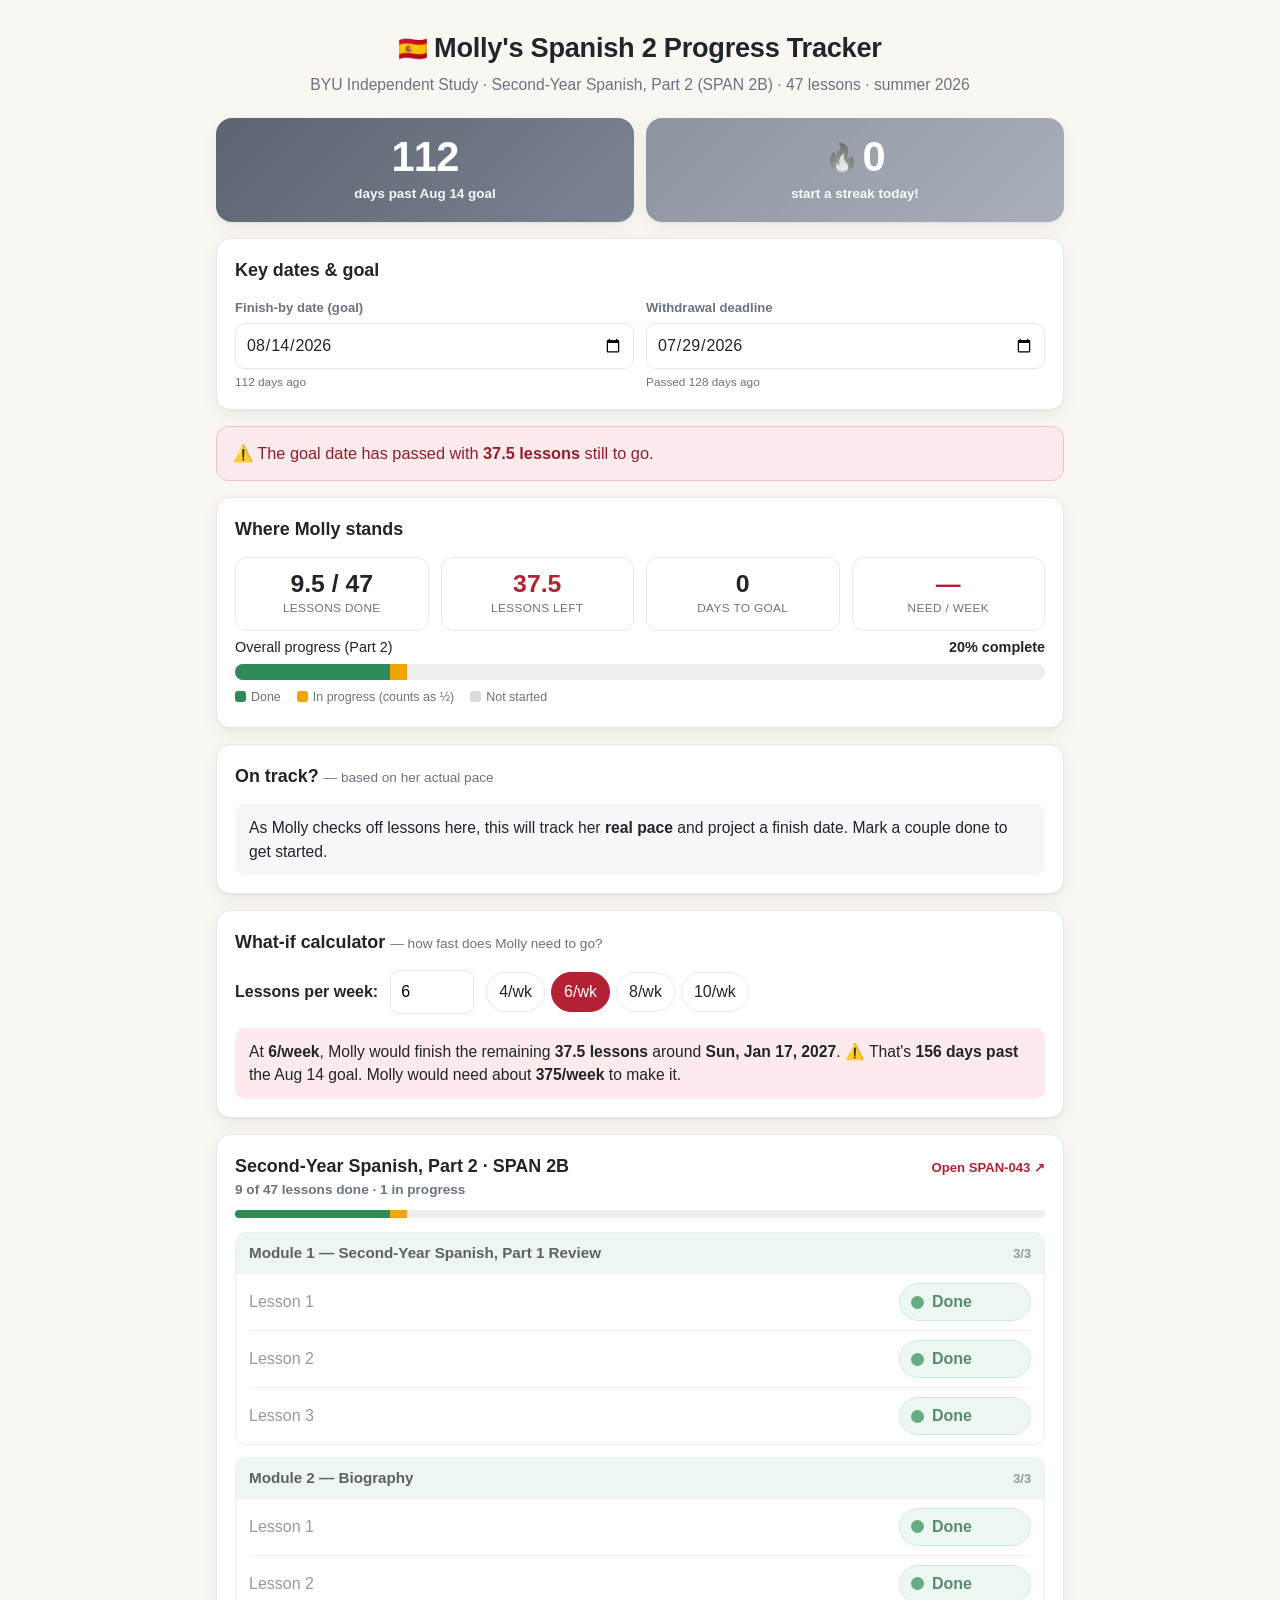
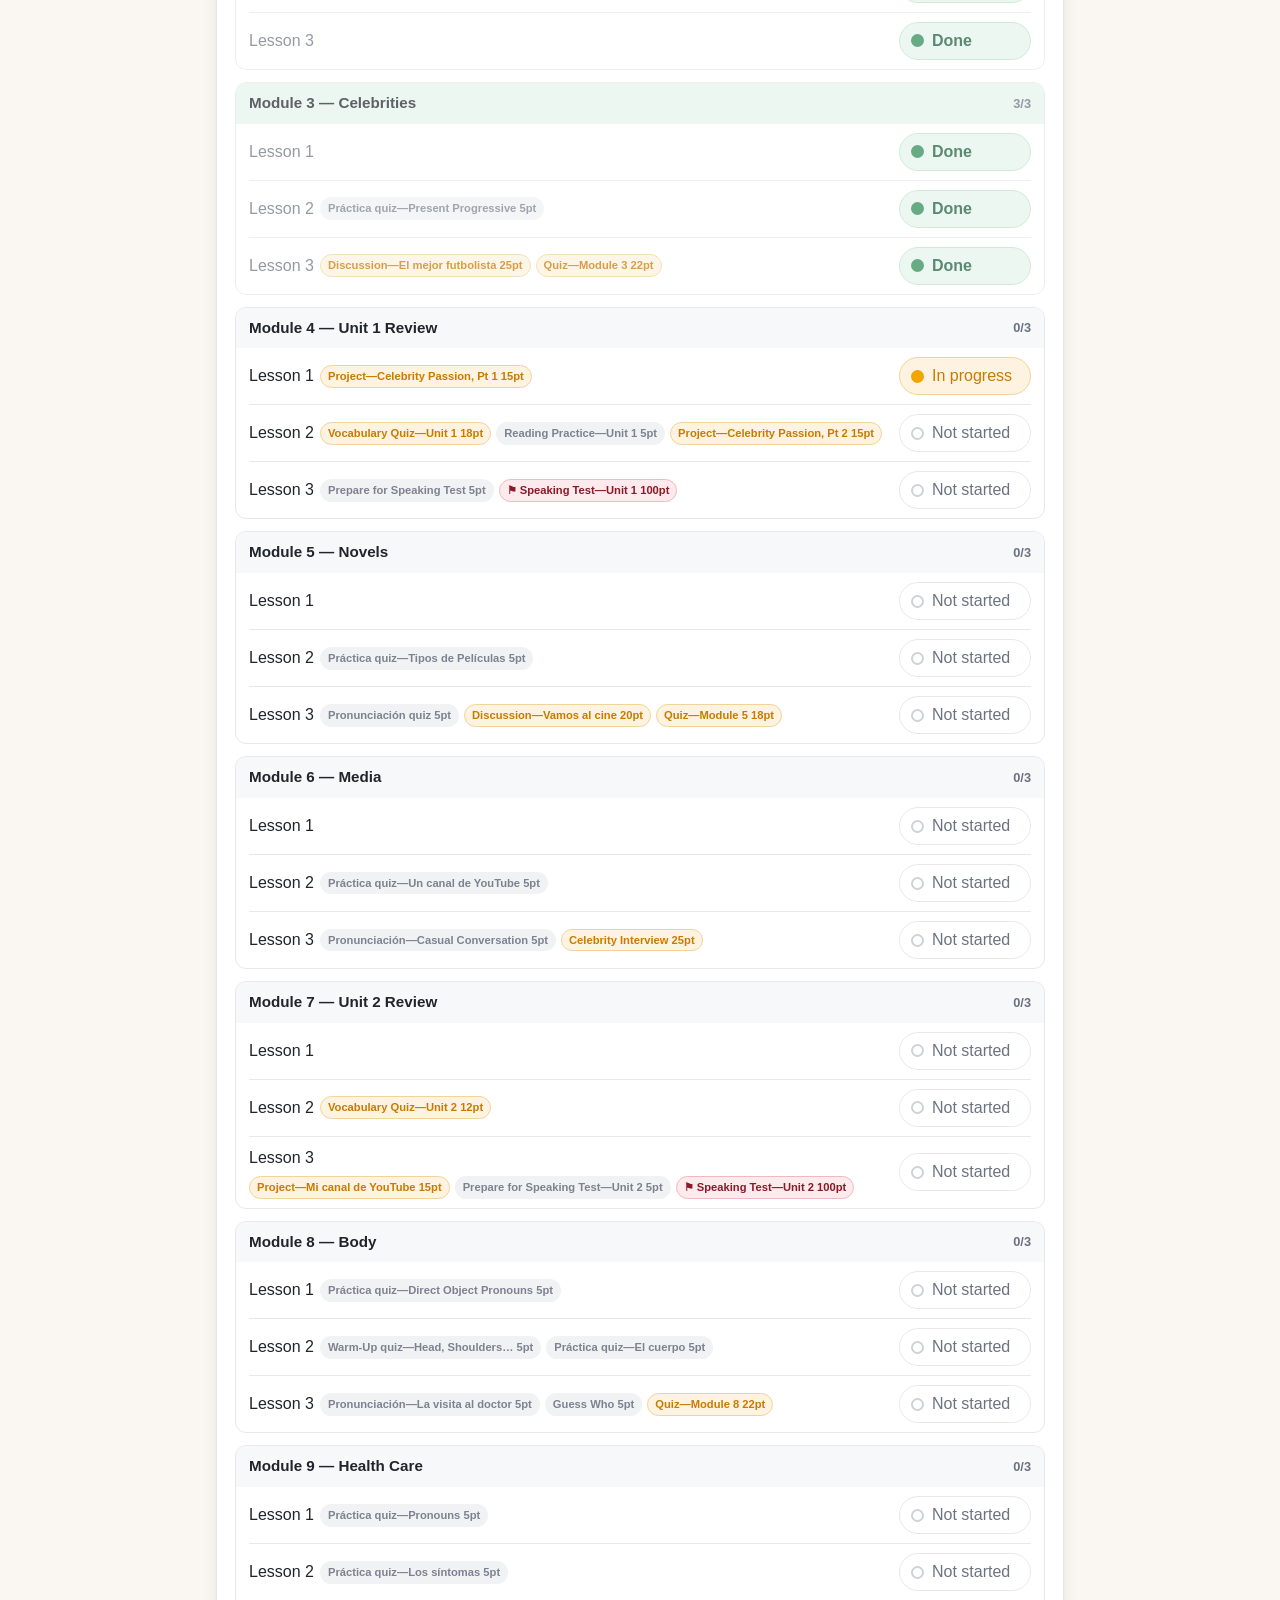
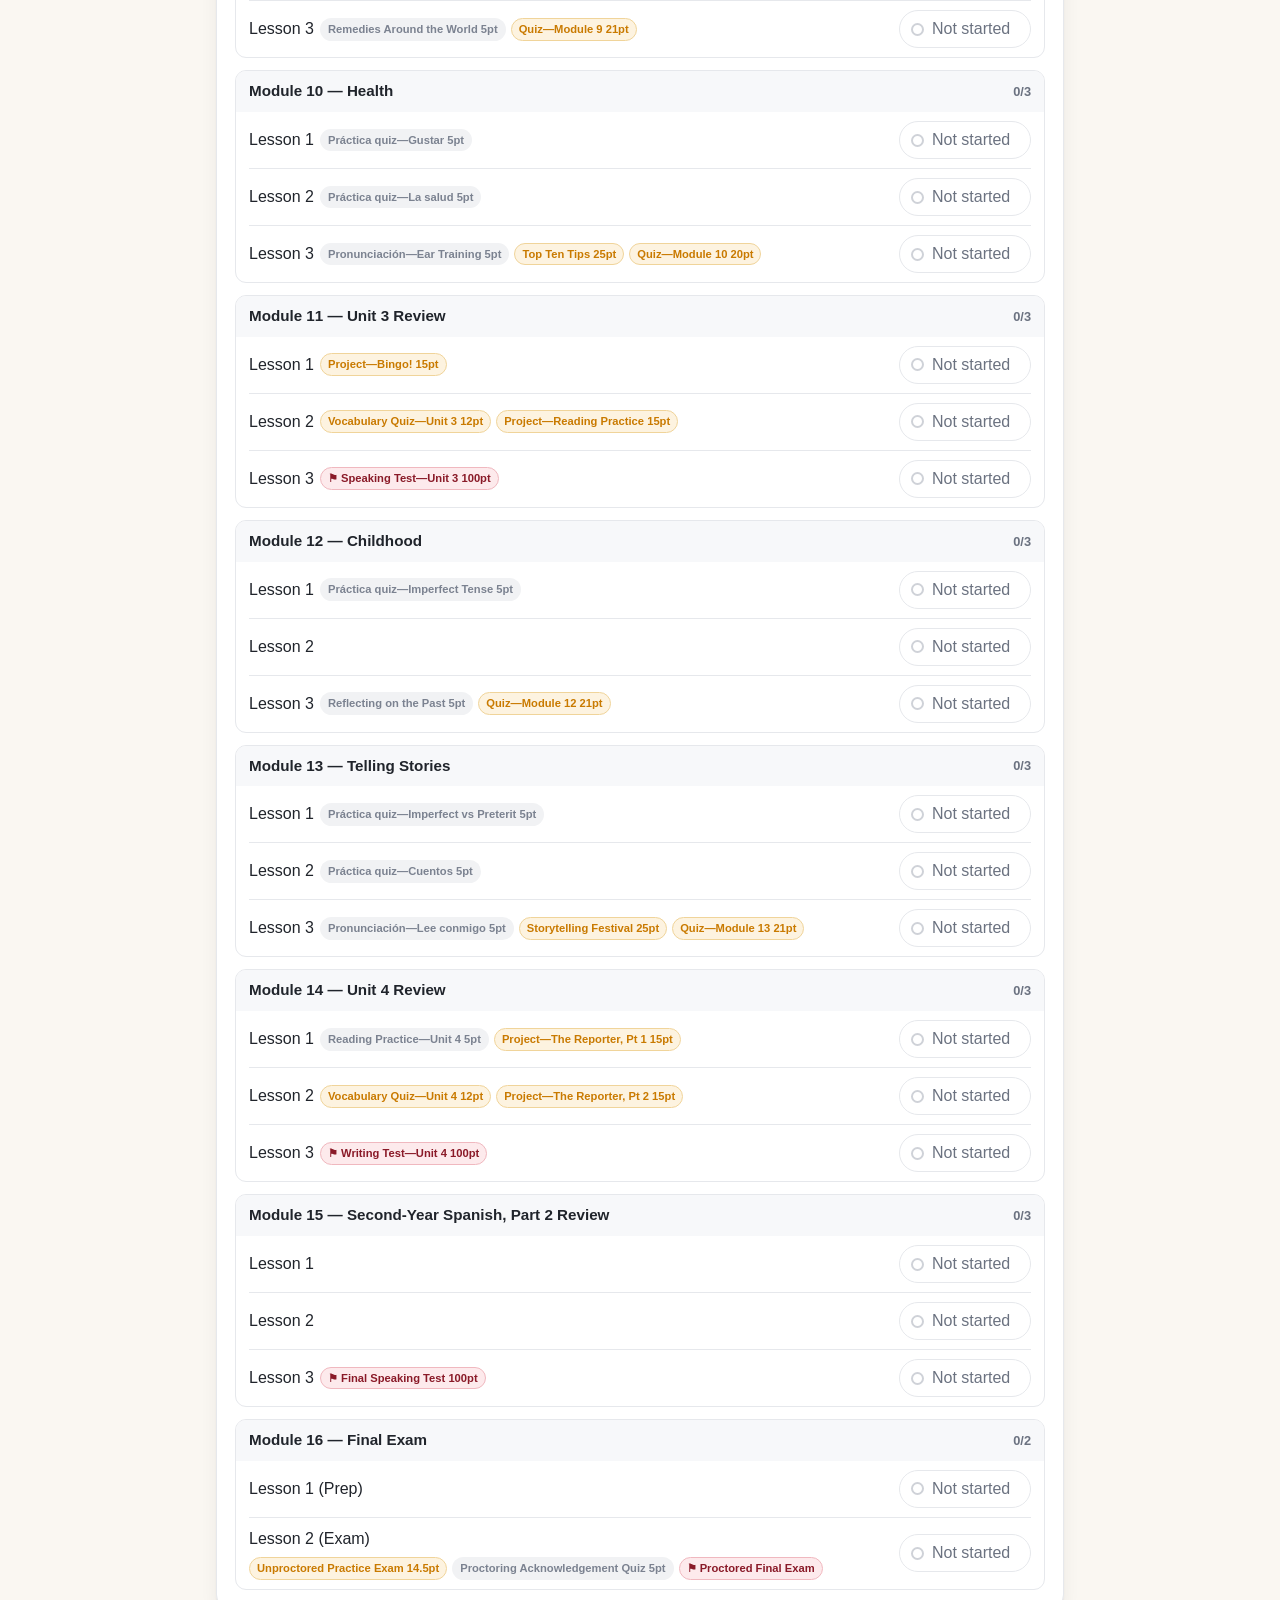
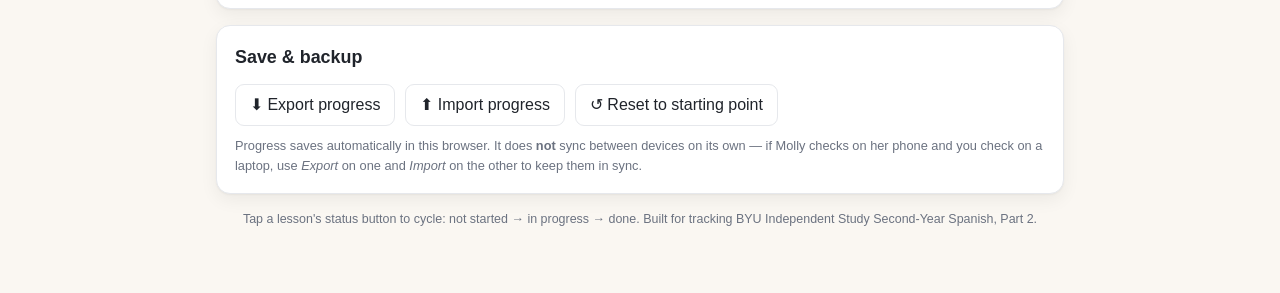
<file: spanish-tracker/index.html>
<!doctype html>
<html lang="en">
  <head>
    <meta charset="UTF-8" />
    <meta name="viewport" content="width=device-width, initial-scale=1.0" />
    <meta name="theme-color" content="#b22234" />
    <title>Molly's Spanish 2 Progress Tracker</title>
    <style>
      :root {
        --red: #b22234;
        --red-dark: #8a1a28;
        --gold: #f0a500;
        --green: #2e8b57;
        --green-soft: #e6f4ec;
        --amber: #c97a00;
        --amber-soft: #fdf3e0;
        --rose-soft: #fdeaec;
        --ink: #20242b;
        --muted: #6b7280;
        --line: #e6e8ec;
        --bg: #faf7f2;
        --card: #ffffff;
        --shadow: 0 1px 2px rgba(0, 0, 0, 0.04), 0 6px 18px rgba(0, 0, 0, 0.06);
      }
      * { box-sizing: border-box; }
      html, body { margin: 0; padding: 0; }
      body {
        font-family: -apple-system, BlinkMacSystemFont, "Segoe UI", Roboto, Helvetica, Arial, sans-serif;
        color: var(--ink);
        background: var(--bg);
        line-height: 1.5;
        -webkit-font-smoothing: antialiased;
      }
      main { max-width: 880px; margin: 0 auto; padding: 20px 16px 64px; }
      .page-head { text-align: center; margin: 8px 0 22px; }
      .page-head h1 { margin: 0 0 4px; font-size: 1.7rem; letter-spacing: -0.01em; }
      .page-head .sub { color: var(--muted); margin: 0; font-size: 0.98rem; }
      .flag { font-size: 1.5rem; margin-right: 6px; }

      /* Hero: countdown + streak */
      .hero { display: grid; grid-template-columns: 1fr 1fr; gap: 12px; margin-bottom: 16px; }
      .hero-tile {
        border-radius: 16px; padding: 18px 16px; text-align: center; color: #fff;
        box-shadow: var(--shadow);
      }
      .hero-count { background: linear-gradient(135deg, #b22234, #d4515f); }
      .hero-count.is-soon { background: linear-gradient(135deg, #8a1a28, #b22234); }
      .hero-count.is-past { background: linear-gradient(135deg, #5b6470, #7b8593); }
      .hero-streak { background: linear-gradient(135deg, #e08a00, #f0a500); }
      .hero-streak.is-cold { background: linear-gradient(135deg, #8d94a0, #aab0ba); }
      .hero-num { font-size: 2.6rem; font-weight: 800; line-height: 1; letter-spacing: -0.02em; }
      .hero-num .fire { font-size: 1.7rem; margin-right: 4px; vertical-align: 4px; }
      .hero-streak.is-cold .fire { filter: grayscale(1); opacity: 0.85; }
      .hero-lbl { margin-top: 6px; font-size: 0.84rem; opacity: 0.95; font-weight: 600; }

      /* Confetti */
      .confetti-piece {
        position: fixed; top: -16px; width: 9px; height: 14px; z-index: 9999;
        will-change: transform, opacity; pointer-events: none; border-radius: 2px;
        animation: confetti-fall linear forwards;
      }
      @keyframes confetti-fall {
        0% { transform: translateY(0) rotate(0deg); opacity: 1; }
        100% { transform: translateY(102vh) rotate(720deg); opacity: 0.9; }
      }
      @media (prefers-reduced-motion: reduce) { .confetti-piece { display: none; } }

      .card {
        background: var(--card);
        border: 1px solid var(--line);
        border-radius: 14px;
        padding: 18px;
        margin-bottom: 16px;
        box-shadow: var(--shadow);
      }
      .card h2 { margin: 0 0 14px; font-size: 1.12rem; }
      .card h2 .hint { font-weight: 400; font-size: 0.85rem; color: var(--muted); }

      /* Dates row */
      .dates { display: grid; grid-template-columns: repeat(2, 1fr); gap: 12px; }
      .field { display: flex; flex-direction: column; gap: 5px; }
      .field label { font-size: 0.82rem; color: var(--muted); font-weight: 600; }
      .field input, .field select {
        font: inherit; padding: 9px 10px; border: 1px solid var(--line);
        border-radius: 9px; background: #fff; color: var(--ink);
      }
      .field input:focus, .field select:focus { outline: 2px solid var(--red); outline-offset: 1px; }
      .field .note { font-size: 0.74rem; color: var(--muted); }

      /* Headline status banner */
      .banner {
        border-radius: 12px; padding: 14px 16px; margin-bottom: 16px;
        font-size: 1.02rem; border: 1px solid transparent;
      }
      .banner strong { font-weight: 700; }
      .banner.good { background: var(--green-soft); border-color: #bfe3cd; color: #1c5e3a; }
      .banner.warn { background: var(--amber-soft); border-color: #f3d9a8; color: #8a5400; }
      .banner.bad  { background: var(--rose-soft); border-color: #f2c2c8; color: #92202c; }

      /* Stat cards */
      .stats { display: grid; grid-template-columns: repeat(4, 1fr); gap: 12px; margin-bottom: 4px; }
      .stat { background: #fff; border: 1px solid var(--line); border-radius: 12px; padding: 12px 14px; text-align: center; }
      .stat .num { font-size: 1.55rem; font-weight: 750; line-height: 1.1; }
      .stat .lbl { font-size: 0.74rem; color: var(--muted); text-transform: uppercase; letter-spacing: 0.03em; margin-top: 3px; }
      .stat.accent .num { color: var(--red); }

      /* Progress bar */
      .progress-wrap { margin: 6px 0 2px; }
      .progress-top { display: flex; justify-content: space-between; align-items: baseline; margin-bottom: 6px; font-size: 0.9rem; }
      .progress-top .pct { font-weight: 700; }
      .bar { height: 16px; border-radius: 999px; background: #eee; overflow: hidden; display: flex; }
      .bar .done { background: var(--green); height: 100%; transition: width 0.3s; }
      .bar .prog { background: var(--gold); height: 100%; transition: width 0.3s; }
      .legend { display: flex; gap: 16px; font-size: 0.78rem; color: var(--muted); margin-top: 8px; flex-wrap: wrap; }
      .legend i { display: inline-block; width: 11px; height: 11px; border-radius: 3px; margin-right: 5px; vertical-align: -1px; }
      .legend .l-done i { background: var(--green); }
      .legend .l-prog i { background: var(--gold); }
      .legend .l-none i { background: #d8dadf; }

      /* What-if */
      .whatif-row { display: flex; align-items: center; gap: 12px; flex-wrap: wrap; }
      .whatif-row label { font-weight: 600; }
      .whatif-row input[type="number"] { width: 84px; font: inherit; padding: 9px 10px; border: 1px solid var(--line); border-radius: 9px; }
      .presets { display: flex; gap: 6px; }
      .presets button {
        font: inherit; padding: 7px 12px; border: 1px solid var(--line); background: #fff;
        border-radius: 999px; cursor: pointer; color: var(--ink);
      }
      .presets button:hover { border-color: var(--red); color: var(--red); }
      .presets button.active { background: var(--red); border-color: var(--red); color: #fff; }
      .projection { margin: 14px 0 0; padding: 12px 14px; border-radius: 10px; background: #f6f7f9; font-size: 0.98rem; }
      .projection.good { background: var(--green-soft); }
      .projection.warn { background: var(--amber-soft); }
      .projection.bad { background: var(--rose-soft); }

      /* Course panels */
      .course-head { display: flex; align-items: baseline; justify-content: space-between; gap: 10px; flex-wrap: wrap; }
      .course-head h2 { margin: 0; }
      .course-head a { color: var(--red); text-decoration: none; font-size: 0.82rem; font-weight: 600; }
      .course-head a:hover { text-decoration: underline; }
      .course-count { font-size: 0.85rem; color: var(--muted); font-weight: 600; }
      .mini-bar { height: 8px; border-radius: 999px; background: #eee; overflow: hidden; display: flex; margin: 10px 0 14px; }
      .mini-bar .done { background: var(--green); }
      .mini-bar .prog { background: var(--gold); }

      .status-btn {
        font: inherit; cursor: pointer; border: 1px solid var(--line); background: #fff;
        border-radius: 999px; padding: 6px 13px 6px 11px; min-width: 132px; text-align: left;
        display: inline-flex; align-items: center; gap: 8px; flex-shrink: 0; transition: all 0.12s;
      }
      .status-btn .dot { width: 13px; height: 13px; border-radius: 50%; flex-shrink: 0; border: 2px solid #cfd2d8; }
      .status-btn.s-none { color: var(--muted); }
      .status-btn.s-prog { background: var(--amber-soft); border-color: #f0d49a; color: var(--amber); }
      .status-btn.s-prog .dot { background: var(--gold); border-color: var(--gold); }
      .status-btn.s-done { background: var(--green-soft); border-color: #bfe3cd; color: #1c5e3a; font-weight: 600; }
      .status-btn.s-done .dot { background: var(--green); border-color: var(--green); }
      .status-btn:hover { border-color: var(--red); }

      /* Nested modules → lessons (Part 2) */
      .mod-group { border: 1px solid var(--line); border-radius: 11px; margin-top: 12px; overflow: hidden; }
      .mod-group.mod-done { opacity: 0.72; }
      .mod-head {
        display: flex; align-items: center; justify-content: space-between; gap: 10px;
        background: #f7f8fa; padding: 9px 13px; font-weight: 700; font-size: 0.95rem;
      }
      .mod-group.mod-done .mod-head { background: var(--green-soft); }
      .mod-count { font-size: 0.8rem; color: var(--muted); font-weight: 600; flex-shrink: 0; }
      .lessons { list-style: none; margin: 0; padding: 0 13px; }
      .lesson {
        display: flex; align-items: center; gap: 12px; padding: 9px 0; border-bottom: 1px solid var(--line);
      }
      .lesson:last-child { border-bottom: 0; }
      .lesson .name { flex: 1; display: flex; flex-wrap: wrap; align-items: center; gap: 6px; }
      .lesson.is-done .name { color: var(--muted); }

      /* Assessment badges */
      .badges { display: inline-flex; flex-wrap: wrap; gap: 5px; }
      .badge {
        font-size: 0.7rem; font-weight: 600; padding: 2px 7px; border-radius: 999px;
        white-space: nowrap; border: 1px solid transparent;
      }
      .badge.b-minor { background: #f1f2f4; color: #7b8290; }
      .badge.b-graded { background: var(--amber-soft); color: var(--amber); border-color: #f0d49a; }
      .badge.b-major { background: var(--rose-soft); color: var(--red-dark); border-color: #f0b8bf; font-weight: 700; }

      /* Footer / settings */
      .tools { display: flex; gap: 10px; flex-wrap: wrap; align-items: center; }
      .tools button {
        font: inherit; padding: 8px 14px; border-radius: 9px; border: 1px solid var(--line);
        background: #fff; cursor: pointer; color: var(--ink);
      }
      .tools button:hover { border-color: var(--red); color: var(--red); }
      .tools .danger:hover { border-color: var(--red); color: var(--red); }
      .save-note { color: var(--muted); font-size: 0.8rem; margin: 10px 0 0; }
      footer { text-align: center; color: var(--muted); font-size: 0.78rem; margin-top: 8px; }
      footer a { color: var(--muted); }

      @media (max-width: 620px) {
        .dates { grid-template-columns: 1fr; }
        .stats { grid-template-columns: repeat(2, 1fr); }
        .status-btn { min-width: 124px; }
        .lesson .name { font-size: 0.95rem; }
        .mod-head { font-size: 0.9rem; }
      }
    </style>
  </head>
  <body>
    <main>
      <header class="page-head">
        <h1><span class="flag">🇪🇸</span>Molly's Spanish 2 Progress Tracker</h1>
        <p class="sub">BYU Independent Study · Second-Year Spanish, Part 2 (SPAN 2B) · 47 lessons · summer 2026</p>
      </header>

      <!-- HERO: COUNTDOWN + STREAK -->
      <section class="hero" aria-label="Countdown and streak">
        <div class="hero-tile hero-count">
          <div class="hero-num" id="heroDays">—</div>
          <div class="hero-lbl" id="heroDaysLbl">days to go</div>
        </div>
        <div class="hero-tile hero-streak">
          <div class="hero-num"><span class="fire">🔥</span><span id="heroStreak">0</span></div>
          <div class="hero-lbl" id="heroStreakLbl">day streak</div>
        </div>
      </section>

      <!-- KEY DATES -->
      <section class="card" aria-labelledby="datesHeading">
        <h2 id="datesHeading">Key dates &amp; goal</h2>
        <div class="dates">
          <div class="field">
            <label for="targetDate">Finish-by date (goal)</label>
            <input type="date" id="targetDate" />
            <span class="note" id="targetNote"></span>
          </div>
          <div class="field">
            <label for="withdrawDate">Withdrawal deadline</label>
            <input type="date" id="withdrawDate" />
            <span class="note" id="withdrawNote"></span>
          </div>
        </div>
      </section>

      <!-- HEADLINE BANNER -->
      <div id="banner" class="banner" role="status" aria-live="polite"></div>

      <!-- SNAPSHOT -->
      <section class="card" aria-labelledby="snapHeading">
        <h2 id="snapHeading">Where Molly stands</h2>
        <div class="stats" id="stats"></div>
        <div class="progress-wrap">
          <div class="progress-top">
            <span id="progLabel">Overall progress</span>
            <span class="pct" id="progPct"></span>
          </div>
          <div class="bar"><div class="done" id="barDone"></div><div class="prog" id="barProg"></div></div>
          <div class="legend">
            <span class="l-done"><i></i>Done</span>
            <span class="l-prog"><i></i>In progress (counts as ½)</span>
            <span class="l-none"><i></i>Not started</span>
          </div>
        </div>
      </section>

      <!-- REAL PACE / ON TRACK -->
      <section class="card" aria-labelledby="paceHeading">
        <h2 id="paceHeading">On track? <span class="hint">— based on her actual pace</span></h2>
        <p class="projection" id="realPace"></p>
      </section>

      <!-- WHAT-IF CALCULATOR -->
      <section class="card" aria-labelledby="whatifHeading">
        <h2 id="whatifHeading">What-if calculator <span class="hint">— how fast does Molly need to go?</span></h2>
        <div class="whatif-row">
          <label for="paceInput">Lessons per week:</label>
          <input type="number" id="paceInput" min="0.5" max="30" step="0.5" />
          <div class="presets" id="presets"></div>
        </div>
        <p class="projection" id="projection"></p>
      </section>

      <!-- COURSE -->
      <section class="card" id="course-p2"></section>

      <!-- TOOLS -->
      <section class="card" aria-labelledby="toolsHeading">
        <h2 id="toolsHeading">Save &amp; backup</h2>
        <div class="tools">
          <button id="exportBtn">⬇ Export progress</button>
          <button id="importBtn">⬆ Import progress</button>
          <input type="file" id="importFile" accept="application/json" hidden />
          <button id="resetBtn" class="danger">↺ Reset to starting point</button>
        </div>
        <p class="save-note">
          Progress saves automatically in this browser. It does <strong>not</strong> sync between
          devices on its own — if Molly checks on her phone and you check on a laptop, use
          <em>Export</em> on one and <em>Import</em> on the other to keep them in sync.
        </p>
      </section>

      <footer>
        Tap a lesson's status button to cycle: not started → in progress → done.
        Built for tracking BYU Independent Study Second-Year Spanish, Part 2.
      </footer>
    </main>

    <script>
      // ---------- Course data ----------
      // Part 1 (SPAN 2A) is complete and no longer tracked here — this page tracks Part 2 only.
      const COURSES = [
        {
          id: "p2",
          name: "Second-Year Spanish, Part 2 · SPAN 2B",
          code: "SPAN-043",
          url: "https://is.byu.edu/catalog/course/SPAN-043/lbg:10000394",
          // Nested: each module has 3 lessons (Module 16 has 2). Assessments are graded
          // items; tier "major" = 100-pt test / proctored final (flagged + confetti),
          // "graded" = module quiz / project / discussion / assignment, "minor" = 5-pt práctica.
          groups: [
            { name: "Module 1 — Second-Year Spanish, Part 1 Review", lessons: [
              { label: "Lesson 1" }, { label: "Lesson 2" }, { label: "Lesson 3" } ] },
            { name: "Module 2 — Biography", lessons: [
              { label: "Lesson 1" }, { label: "Lesson 2" }, { label: "Lesson 3" } ] },
            { name: "Module 3 — Celebrities", lessons: [
              { label: "Lesson 1" },
              { label: "Lesson 2", a: [["Práctica quiz—Present Progressive", 5, "minor"]] },
              { label: "Lesson 3", a: [["Discussion—El mejor futbolista", 25, "graded"], ["Quiz—Module 3", 22, "graded"]] } ] },
            { name: "Module 4 — Unit 1 Review", lessons: [
              { label: "Lesson 1", a: [["Project—Celebrity Passion, Pt 1", 15, "graded"]] },
              { label: "Lesson 2", a: [["Vocabulary Quiz—Unit 1", 18, "graded"], ["Reading Practice—Unit 1", 5, "minor"], ["Project—Celebrity Passion, Pt 2", 15, "graded"]] },
              { label: "Lesson 3", a: [["Prepare for Speaking Test", 5, "minor"], ["Speaking Test—Unit 1", 100, "major"]] } ] },
            { name: "Module 5 — Novels", lessons: [
              { label: "Lesson 1" },
              { label: "Lesson 2", a: [["Práctica quiz—Tipos de Películas", 5, "minor"]] },
              { label: "Lesson 3", a: [["Pronunciación quiz", 5, "minor"], ["Discussion—Vamos al cine", 20, "graded"], ["Quiz—Module 5", 18, "graded"]] } ] },
            { name: "Module 6 — Media", lessons: [
              { label: "Lesson 1" },
              { label: "Lesson 2", a: [["Práctica quiz—Un canal de YouTube", 5, "minor"]] },
              { label: "Lesson 3", a: [["Pronunciación—Casual Conversation", 5, "minor"], ["Celebrity Interview", 25, "graded"]] } ] },
            { name: "Module 7 — Unit 2 Review", lessons: [
              { label: "Lesson 1" },
              { label: "Lesson 2", a: [["Vocabulary Quiz—Unit 2", 12, "graded"]] },
              { label: "Lesson 3", a: [["Project—Mi canal de YouTube", 15, "graded"], ["Prepare for Speaking Test—Unit 2", 5, "minor"], ["Speaking Test—Unit 2", 100, "major"]] } ] },
            { name: "Module 8 — Body", lessons: [
              { label: "Lesson 1", a: [["Práctica quiz—Direct Object Pronouns", 5, "minor"]] },
              { label: "Lesson 2", a: [["Warm-Up quiz—Head, Shoulders…", 5, "minor"], ["Práctica quiz—El cuerpo", 5, "minor"]] },
              { label: "Lesson 3", a: [["Pronunciación—La visita al doctor", 5, "minor"], ["Guess Who", 5, "minor"], ["Quiz—Module 8", 22, "graded"]] } ] },
            { name: "Module 9 — Health Care", lessons: [
              { label: "Lesson 1", a: [["Práctica quiz—Pronouns", 5, "minor"]] },
              { label: "Lesson 2", a: [["Práctica quiz—Los síntomas", 5, "minor"]] },
              { label: "Lesson 3", a: [["Remedies Around the World", 5, "minor"], ["Quiz—Module 9", 21, "graded"]] } ] },
            { name: "Module 10 — Health", lessons: [
              { label: "Lesson 1", a: [["Práctica quiz—Gustar", 5, "minor"]] },
              { label: "Lesson 2", a: [["Práctica quiz—La salud", 5, "minor"]] },
              { label: "Lesson 3", a: [["Pronunciación—Ear Training", 5, "minor"], ["Top Ten Tips", 25, "graded"], ["Quiz—Module 10", 20, "graded"]] } ] },
            { name: "Module 11 — Unit 3 Review", lessons: [
              { label: "Lesson 1", a: [["Project—Bingo!", 15, "graded"]] },
              { label: "Lesson 2", a: [["Vocabulary Quiz—Unit 3", 12, "graded"], ["Project—Reading Practice", 15, "graded"]] },
              { label: "Lesson 3", a: [["Speaking Test—Unit 3", 100, "major"]] } ] },
            { name: "Module 12 — Childhood", lessons: [
              { label: "Lesson 1", a: [["Práctica quiz—Imperfect Tense", 5, "minor"]] },
              { label: "Lesson 2" },
              { label: "Lesson 3", a: [["Reflecting on the Past", 5, "minor"], ["Quiz—Module 12", 21, "graded"]] } ] },
            { name: "Module 13 — Telling Stories", lessons: [
              { label: "Lesson 1", a: [["Práctica quiz—Imperfect vs Preterit", 5, "minor"]] },
              { label: "Lesson 2", a: [["Práctica quiz—Cuentos", 5, "minor"]] },
              { label: "Lesson 3", a: [["Pronunciación—Lee conmigo", 5, "minor"], ["Storytelling Festival", 25, "graded"], ["Quiz—Module 13", 21, "graded"]] } ] },
            { name: "Module 14 — Unit 4 Review", lessons: [
              { label: "Lesson 1", a: [["Reading Practice—Unit 4", 5, "minor"], ["Project—The Reporter, Pt 1", 15, "graded"]] },
              { label: "Lesson 2", a: [["Vocabulary Quiz—Unit 4", 12, "graded"], ["Project—The Reporter, Pt 2", 15, "graded"]] },
              { label: "Lesson 3", a: [["Writing Test—Unit 4", 100, "major"]] } ] },
            { name: "Module 15 — Second-Year Spanish, Part 2 Review", lessons: [
              { label: "Lesson 1" }, { label: "Lesson 2" },
              { label: "Lesson 3", a: [["Final Speaking Test", 100, "major"]] } ] },
            { name: "Module 16 — Final Exam", lessons: [
              { label: "Lesson 1 (Prep)" },
              { label: "Lesson 2 (Exam)", a: [["Unproctored Practice Exam", 14.5, "graded"], ["Proctoring Acknowledgement Quiz", 5, "minor"], ["Proctored Final Exam", null, "major"]] } ] },
          ],
        },
      ];

      const STORAGE_KEY = "spanish-tracker-v1";
      const STATUSES = ["none", "prog", "done"];
      const STATUS_LABEL = { none: "Not started", prog: "In progress", done: "Done" };
      const WEIGHT = { none: 0, prog: 0.5, done: 1 };

      // ---------- Normalized items ----------
      // Flattens a course into checkable items. A "flat" course counts modules; a nested
      // course counts lessons. Each item: { key, label, groupName, title, code, assess, milestone }.
      function courseItems(course) {
        const out = [];
        course.groups.forEach((g, gi) => {
          g.lessons.forEach((les, li) => {
            const assess = (les.a || []).map(([t, p, tier]) => ({ t, p, tier }));
            out.push({
              key: course.id + "-" + gi + "-" + li,
              label: les.label,
              groupName: g.name,
              title: g.name + " · " + les.label,
              code: course.code,
              assess,
              milestone: assess.some((x) => x.tier === "major"),
            });
          });
        });
        return out;
      }
      function allItems() {
        return COURSES.reduce((acc, c) => acc.concat(courseItems(c)), []);
      }
      function findItem(key) {
        return allItems().find((it) => it.key === key) || null;
      }
      function validKeys() {
        const s = new Set();
        allItems().forEach((it) => s.add(it.key));
        return s;
      }

      // ---------- Default state (reflects Molly's current progress) ----------
      function defaultState() {
        const status = {};
        allItems().forEach((it) => (status[it.key] = "none"));
        // Modules 1–3 complete; she's now working in Module 4 (Unit 1 Review).
        [0, 1, 2].forEach((gi) =>
          COURSES[0].groups[gi].lessons.forEach((_, li) => (status["p2-" + gi + "-" + li] = "done"))
        );
        status["p2-3-0"] = "prog";
        return {
          status,
          targetDate: "2026-08-14",
          withdrawDate: "2026-07-29",
          pace: 6,
          activeDates: {}, // { "YYYY-MM-DD": true } — days Molly moved an item forward
          doneDates: {}, // { "p2-2-0": "YYYY-MM-DD" } — when each item was marked done
        };
      }

      // ---------- State load/save ----------
      // Merges saved/imported data onto a fresh default, dropping any keys that no longer
      // exist in the course (e.g. the old Part 1 / flat-structure keys). Used by both
      // localStorage load and file import so a stale backup can't corrupt the stats.
      function sanitize(saved) {
        const base = defaultState();
        if (!saved || typeof saved !== "object") return base;
        const valid = validKeys();
        const status = base.status;
        Object.keys(saved.status || {}).forEach((k) => {
          if (valid.has(k) && STATUSES.indexOf(saved.status[k]) !== -1) status[k] = saved.status[k];
        });
        const doneDates = {};
        Object.keys(saved.doneDates || {}).forEach((k) => {
          // Only keep dates for keys that exist AND are actually marked done.
          if (valid.has(k) && status[k] === "done") doneDates[k] = saved.doneDates[k];
        });
        return {
          status,
          targetDate: saved.targetDate || base.targetDate,
          withdrawDate: saved.withdrawDate || base.withdrawDate,
          pace: Number(saved.pace) > 0 ? Number(saved.pace) : base.pace,
          activeDates: saved.activeDates && typeof saved.activeDates === "object" ? saved.activeDates : {},
          doneDates,
        };
      }
      let state = loadState();
      function loadState() {
        try {
          const raw = localStorage.getItem(STORAGE_KEY);
          if (!raw) return defaultState();
          return sanitize(JSON.parse(raw));
        } catch (e) {
          return defaultState();
        }
      }
      function save() {
        localStorage.setItem(STORAGE_KEY, JSON.stringify(state));
      }

      // ---------- Date helpers ----------
      function today() {
        const d = new Date();
        return new Date(d.getFullYear(), d.getMonth(), d.getDate());
      }
      function parseDate(s) {
        if (!s) return null;
        const [y, m, d] = s.split("-").map(Number);
        return new Date(y, m - 1, d);
      }
      function dayDiff(a, b) {
        return Math.round((b - a) / 86400000);
      }
      function addDays(date, n) {
        const d = new Date(date);
        d.setDate(d.getDate() + n);
        return d;
      }
      function fmtDate(d) {
        return d.toLocaleDateString(undefined, { weekday: "short", month: "short", day: "numeric", year: "numeric" });
      }
      function fmtShort(d) {
        return d.toLocaleDateString(undefined, { month: "short", day: "numeric" });
      }
      function isoOf(date) {
        return (
          date.getFullYear() +
          "-" +
          String(date.getMonth() + 1).padStart(2, "0") +
          "-" +
          String(date.getDate()).padStart(2, "0")
        );
      }

      // ---------- Activity & streak ----------
      // Records that Molly made progress today (called when a module moves forward).
      function recordActivity() {
        state.activeDates[isoOf(today())] = true;
      }
      // Current streak = consecutive days with activity ending today (or yesterday, so an
      // untouched-today doesn't drop it to zero). Best streak = longest run ever.
      function streakInfo() {
        const set = state.activeDates || {};
        const has = (d) => !!set[isoOf(d)];
        let cursor = today();
        if (!has(cursor)) {
          const y = addDays(cursor, -1);
          if (has(y)) cursor = y;
          else return { current: 0, best: bestStreak(set), activeToday: false };
        }
        let current = 0;
        while (has(cursor)) {
          current++;
          cursor = addDays(cursor, -1);
        }
        return { current, best: Math.max(current, bestStreak(set)), activeToday: has(today()) };
      }
      function bestStreak(set) {
        const days = Object.keys(set)
          .sort()
          .map((s) => parseDate(s).getTime());
        let best = 0, run = 0, prev = null;
        days.forEach((t) => {
          if (prev != null && t - prev === 86400000) run++;
          else run = 1;
          best = Math.max(best, run);
          prev = t;
        });
        return best;
      }

      // ---------- Milestones & confetti ----------
      function celebrate() {
        if (window.matchMedia && window.matchMedia("(prefers-reduced-motion: reduce)").matches) return;
        const colors = ["#b22234", "#f0a500", "#2e8b57", "#3a7bd5", "#d4515f", "#ffd166"];
        for (let i = 0; i < 70; i++) {
          const p = document.createElement("div");
          p.className = "confetti-piece";
          p.style.left = Math.random() * 100 + "vw";
          p.style.background = colors[i % colors.length];
          const dur = 2.4 + Math.random() * 1.6;
          p.style.animationDuration = dur + "s";
          p.style.animationDelay = Math.random() * 0.3 + "s";
          p.style.transform = "scale(" + (0.7 + Math.random() * 0.9) + ")";
          document.body.appendChild(p);
          setTimeout(() => p.remove(), (dur + 0.4) * 1000);
        }
      }

      // ---------- Scope ----------
      function coursesInScope() {
        return COURSES;
      }

      // ---------- Real pace ----------
      // Real pace from logged completion dates (only items finished while using the app).
      function realPaceInfo() {
        const dates = Object.values(state.doneDates || {}).sort();
        if (!dates.length) return { completions: 0, perWeek: null };
        const first = parseDate(dates[0]);
        const last = parseDate(dates[dates.length - 1]);
        const spanDays = dayDiff(first, today());
        const weeksElapsed = Math.max(spanDays / 7, 1); // floor at 1 week so early bursts don't explode
        return {
          completions: dates.length,
          first,
          last,
          perWeek: dates.length / weeksElapsed,
          daysSinceLast: dayDiff(last, today()),
        };
      }
      // ---------- Totals ----------
      function tally(courses) {
        let total = 0, done = 0, prog = 0, weighted = 0;
        courses.forEach((c) => {
          courseItems(c).forEach((it) => {
            total++;
            const s = state.status[it.key] || "none";
            if (s === "done") done++;
            if (s === "prog") prog++;
            weighted += WEIGHT[s];
          });
        });
        return { total, done, prog, weighted, remaining: total - weighted };
      }

      // ---------- Render ----------
      function render() {
        const scope = coursesInScope();
        const t = tally(scope);
        const now = today();
        const target = parseDate(state.targetDate);
        const withdraw = parseDate(state.withdrawDate);
        const daysLeft = target ? dayDiff(now, target) : null;
        const weeksLeft = daysLeft != null ? daysLeft / 7 : null;

        // Sync date inputs
        document.getElementById("targetDate").value = state.targetDate;
        document.getElementById("withdrawDate").value = state.withdrawDate;
        document.getElementById("paceInput").value = state.pace;

        // Hero: countdown + streak
        renderHero(daysLeft, target);

        document.getElementById("targetNote").textContent =
          daysLeft != null ? (daysLeft >= 0 ? daysLeft + " days from today" : Math.abs(daysLeft) + " days ago") : "";
        if (withdraw) {
          const wd = dayDiff(now, withdraw);
          document.getElementById("withdrawNote").textContent =
            wd >= 0 ? "Decide before this · " + wd + " days left" : "Passed " + Math.abs(wd) + " days ago";
        }

        // Pace needed
        const perWeekNeeded = weeksLeft && weeksLeft > 0 ? t.remaining / weeksLeft : null;
        const perDayNeeded = daysLeft && daysLeft > 0 ? t.remaining / daysLeft : null;

        // Stat cards
        const stats = [
          { num: round1(t.weighted) + " / " + t.total, lbl: "Lessons done", accent: false },
          { num: round1(t.remaining), lbl: "Lessons left", accent: true },
          { num: daysLeft != null ? Math.max(daysLeft, 0) : "—", lbl: "Days to goal", accent: false },
          {
            num: t.remaining <= 0 ? "0" : perWeekNeeded ? round1(perWeekNeeded) : "—",
            lbl: "Need / week",
            accent: true,
          },
        ];
        document.getElementById("stats").innerHTML = stats
          .map((s) => `<div class="stat ${s.accent ? "accent" : ""}"><div class="num">${s.num}</div><div class="lbl">${s.lbl}</div></div>`)
          .join("");

        // Progress bar
        const pctDone = t.total ? (t.done / t.total) * 100 : 0;
        const pctProg = t.total ? (t.prog / t.total) * 100 : 0;
        document.getElementById("barDone").style.width = pctDone + "%";
        document.getElementById("barProg").style.width = pctProg + "%";
        document.getElementById("progPct").textContent = Math.round(((t.weighted) / t.total) * 100) + "% complete";
        document.getElementById("progLabel").textContent = "Overall progress (Part 2)";

        // Banner
        renderBanner(t, daysLeft, perWeekNeeded, perDayNeeded);

        // On track? (real pace projection)
        renderRealPace(t, now, target);

        // What-if projection
        renderProjection(t, now, target, withdraw);

        // Course panels
        COURSES.forEach((c) => renderCourse(c));

        save();
      }

      function round1(n) {
        return (Math.round(n * 10) / 10).toString();
      }

      function renderHero(daysLeft, target) {
        // Countdown tile
        const countEl = document.querySelector(".hero-count");
        const numEl = document.getElementById("heroDays");
        const lblEl = document.getElementById("heroDaysLbl");
        countEl.classList.remove("is-soon", "is-past");
        if (daysLeft == null) {
          numEl.textContent = "—";
          lblEl.textContent = "set a goal date";
        } else if (daysLeft < 0) {
          countEl.classList.add("is-past");
          numEl.textContent = Math.abs(daysLeft);
          lblEl.textContent = "days past " + fmtShort(target) + " goal";
        } else {
          if (daysLeft <= 14) countEl.classList.add("is-soon");
          numEl.textContent = daysLeft;
          lblEl.innerHTML = "day" + (daysLeft === 1 ? "" : "s") + " until " + fmtShort(target) + " goal";
        }

        // Streak tile
        const s = streakInfo();
        const streakEl = document.querySelector(".hero-streak");
        document.getElementById("heroStreak").textContent = s.current;
        const sLbl = document.getElementById("heroStreakLbl");
        streakEl.classList.toggle("is-cold", s.current === 0);
        if (s.current === 0) {
          sLbl.textContent = "start a streak today!";
        } else {
          const bestTxt = s.best > s.current ? " · best " + s.best : "";
          sLbl.innerHTML =
            "day streak" + (s.activeToday ? "" : " · keep it alive today") + bestTxt;
        }
      }

      // Small badges for a lesson's graded items.
      function badges(assess) {
        if (!assess || !assess.length) return "";
        return (
          '<span class="badges">' +
          assess
            .map((x) => {
              const pts = x.p != null ? " " + x.p + "pt" : "";
              const label = x.tier === "major" ? "⚑ " + x.t + pts : x.t + pts;
              return `<span class="badge b-${x.tier}" title="${x.t}${pts}">${label}</span>`;
            })
            .join("") +
          "</span>"
        );
      }

      function renderRealPace(t, now, target) {
        const el = document.getElementById("realPace");
        const rp = realPaceInfo();
        if (t.remaining <= 0) {
          el.className = "projection good";
          el.innerHTML = "She's finished this goal — nothing left to project. 🎉";
          return;
        }
        if (!rp.completions) {
          el.className = "projection";
          el.innerHTML =
            "As Molly checks off lessons here, this will track her <strong>real pace</strong> and project a finish date. Mark a couple done to get started.";
          return;
        }
        // Stalled?
        if (rp.daysSinceLast >= 7) {
          el.className = "projection bad";
          el.innerHTML = `⚠️ <strong>No lessons completed in ${rp.daysSinceLast} days.</strong> Time to jump back in.`;
          return;
        }
        const perWeek = rp.perWeek;
        const finish = addDays(now, Math.ceil((t.remaining / perWeek) * 7));
        let cls = "good", verdict = "";
        if (target) {
          const slack = dayDiff(finish, target);
          if (slack >= 0) {
            cls = "good";
            verdict = ` ✅ On her current pace that's <strong>${slack} day${slack === 1 ? "" : "s"} before</strong> the ${fmtShort(target)} goal.`;
          } else {
            cls = "bad";
            verdict = ` ⚠️ That's <strong>${Math.abs(slack)} day${slack === -1 ? "" : "s"} past</strong> the ${fmtShort(target)} goal — she'll need to pick up the pace.`;
          }
        }
        el.className = "projection " + cls;
        el.innerHTML = `Molly has completed <strong>${rp.completions} lesson${rp.completions === 1 ? "" : "s"}</strong> since ${fmtShort(
          rp.first
        )} — about <strong>${round1(perWeek)}/week</strong>. At that rate she'd finish the remaining <strong>${round1(
          t.remaining
        )}</strong> around <strong>${fmtDate(finish)}</strong>.${verdict}`;
      }

      function renderBanner(t, daysLeft, perWeekNeeded, perDayNeeded) {
        const el = document.getElementById("banner");
        if (t.remaining <= 0) {
          el.className = "banner good";
          el.innerHTML = "🎉 <strong>All done!</strong> Every lesson in this goal is complete. ¡Felicidades!";
          return;
        }
        if (daysLeft == null) {
          el.className = "banner warn";
          el.innerHTML = "Set a finish-by date above to see the pace Molly needs.";
          return;
        }
        if (daysLeft <= 0) {
          el.className = "banner bad";
          el.innerHTML = `⚠️ The goal date has passed with <strong>${round1(t.remaining)} lessons</strong> still to go.`;
          return;
        }
        const perWeek = round1(perWeekNeeded);
        const everyN = perDayNeeded ? Math.max(1, Math.round(1 / perDayNeeded)) : null;
        let cls = "good";
        if (perWeekNeeded > 10) cls = "bad";
        else if (perWeekNeeded > 6) cls = "warn";
        el.className = "banner " + cls;
        const cadence =
          everyN && everyN <= 7
            ? ` — about <strong>one every ${everyN === 1 ? "day" : everyN + " days"}</strong>`
            : "";
        el.innerHTML = `To finish by <strong>${fmtShort(parseDate(state.targetDate))}</strong>, Molly needs to complete <strong>${round1(
          t.remaining
        )} lessons</strong> in <strong>${daysLeft} days</strong> — that's <strong>${perWeek} per week</strong>${cadence}.`;
      }

      function renderProjection(t, now, target, withdraw) {
        const el = document.getElementById("projection");
        const pace = Number(state.pace) || 0;
        if (t.remaining <= 0) {
          el.className = "projection good";
          el.innerHTML = "Nothing left to schedule — Molly's finished this goal. 🎉";
          return;
        }
        if (pace <= 0) {
          el.className = "projection";
          el.textContent = "Enter how many lessons Molly can realistically do each week.";
          return;
        }
        const weeksNeeded = t.remaining / pace;
        const finish = addDays(now, Math.ceil(weeksNeeded * 7));
        let cls = "good", verdict = "";
        if (target) {
          const slack = dayDiff(finish, target);
          if (slack >= 0) {
            cls = "good";
            verdict = ` ✅ That finishes <strong>${slack} day${slack === 1 ? "" : "s"}</strong> before the ${fmtShort(target)} goal.`;
          } else {
            cls = "bad";
            const need = round1(t.remaining / Math.max(dayDiff(now, target) / 7, 0.1));
            verdict = ` ⚠️ That's <strong>${Math.abs(slack)} day${slack === -1 ? "" : "s"} past</strong> the ${fmtShort(
              target
            )} goal. Molly would need about <strong>${need}/week</strong> to make it.`;
          }
        }
        let withdrawNote = "";
        if (withdraw) {
          const wd = dayDiff(now, withdraw);
          if (wd >= 0) withdrawNote = `<br><span style="color:var(--muted);font-size:0.88rem">Withdrawal deadline is ${fmtShort(
            withdraw
          )} — ${wd} day${wd === 1 ? "" : "s"} away.</span>`;
        }
        el.className = "projection " + cls;
        el.innerHTML = `At <strong>${pace}/week</strong>, Molly would finish the remaining <strong>${round1(
          t.remaining
        )} lessons</strong> around <strong>${fmtDate(finish)}</strong>.${verdict}${withdrawNote}`;
      }

      function statusBtnHtml(key, s, label) {
        return `<button class="status-btn s-${s}" data-key="${key}" aria-label="${label}: ${STATUS_LABEL[s]}. Click to change."><span class="dot"></span>${STATUS_LABEL[s]}</button>`;
      }

      function renderCourse(course) {
        const el = document.getElementById("course-" + course.id);
        const tc = tally([course]);
        const pctDone = (tc.done / tc.total) * 100;
        const pctProg = (tc.prog / tc.total) * 100;
        const body = course.groups
          .map((g, gi) => {
            const states = g.lessons.map((_, li) => state.status[course.id + "-" + gi + "-" + li] || "none");
            const done = states.filter((x) => x === "done").length;
            const modDone = done === states.length;
            const lessons = g.lessons
              .map((les, li) => {
                const key = course.id + "-" + gi + "-" + li;
                const s = state.status[key] || "none";
                const assess = (les.a || []).map(([t, p, tier]) => ({ t, p, tier }));
                return `<li class="lesson ${s === "done" ? "is-done" : ""}">
                  <span class="name">${les.label}${badges(assess)}</span>
                  ${statusBtnHtml(key, s, g.name + " " + les.label)}
                </li>`;
              })
              .join("");
            return `<div class="mod-group ${modDone ? "mod-done" : ""}">
              <div class="mod-head"><span class="mod-name">${g.name}</span><span class="mod-count">${done}/${states.length}</span></div>
              <ul class="lessons">${lessons}</ul>
            </div>`;
          })
          .join("");
        el.innerHTML = `
          <div class="course-head">
            <h2>${course.name}</h2>
            <a href="${course.url}" target="_blank" rel="noopener">Open ${course.code} ↗</a>
          </div>
          <div class="course-count">${tc.done} of ${tc.total} lessons done${tc.prog ? " · " + tc.prog + " in progress" : ""}</div>
          <div class="mini-bar"><div class="done" style="width:${pctDone}%"></div><div class="prog" style="width:${pctProg}%"></div></div>
          ${body}`;
      }

      // ---------- Events ----------
      document.addEventListener("click", (e) => {
        const btn = e.target.closest(".status-btn");
        if (!btn) return;
        const key = btn.dataset.key;
        const cur = state.status[key] || "none";
        const curIdx = STATUSES.indexOf(cur);
        const nextIdx = (curIdx + 1) % STATUSES.length;
        const next = STATUSES[nextIdx];
        state.status[key] = next;

        // Forward progress (to in-progress or done) counts toward the streak.
        if (nextIdx > curIdx) recordActivity();

        // Log / unlog the completion date (drives the real-pace projection).
        if (next === "done") state.doneDates[key] = isoOf(today());
        else if (cur === "done") delete state.doneDates[key];

        // Celebrate finishing a milestone (a lesson containing a 100-pt test / final exam).
        if (next === "done") {
          const it = findItem(key);
          if (it && it.milestone) celebrate();
        }
        render();
      });

      document.getElementById("targetDate").addEventListener("change", (e) => {
        state.targetDate = e.target.value;
        render();
      });
      document.getElementById("withdrawDate").addEventListener("change", (e) => {
        state.withdrawDate = e.target.value;
        render();
      });
      document.getElementById("paceInput").addEventListener("input", (e) => {
        state.pace = Number(e.target.value);
        renderPresetsActive();
        renderProjection(tally(coursesInScope()), today(), parseDate(state.targetDate), parseDate(state.withdrawDate));
        save();
      });

      // Pace presets
      const PRESETS = [4, 6, 8, 10];
      function renderPresets() {
        document.getElementById("presets").innerHTML = PRESETS.map(
          (p) => `<button data-pace="${p}">${p}/wk</button>`
        ).join("");
        document.querySelectorAll("#presets button").forEach((b) =>
          b.addEventListener("click", () => {
            state.pace = Number(b.dataset.pace);
            render();
          })
        );
      }
      function renderPresetsActive() {
        document.querySelectorAll("#presets button").forEach((b) =>
          b.classList.toggle("active", Number(b.dataset.pace) === Number(state.pace))
        );
      }

      // Export / import / reset
      document.getElementById("exportBtn").addEventListener("click", () => {
        const blob = new Blob([JSON.stringify(state, null, 2)], { type: "application/json" });
        const a = document.createElement("a");
        a.href = URL.createObjectURL(blob);
        a.download = "spanish-2-progress.json";
        a.click();
        URL.revokeObjectURL(a.href);
      });
      document.getElementById("importBtn").addEventListener("click", () => document.getElementById("importFile").click());
      document.getElementById("importFile").addEventListener("change", (e) => {
        const file = e.target.files[0];
        if (!file) return;
        const reader = new FileReader();
        reader.onload = () => {
          try {
            state = sanitize(JSON.parse(reader.result));
            render();
            renderPresetsActive();
          } catch (err) {
            alert("That file couldn't be read as progress data.");
          }
        };
        reader.readAsText(file);
      });
      document.getElementById("resetBtn").addEventListener("click", () => {
        if (confirm("Reset everything back to the starting point (Modules 1–3 done, starting Module 4)?")) {
          state = defaultState();
          render();
          renderPresetsActive();
        }
      });

      // ---------- Init ----------
      renderPresets();
      render();
      renderPresetsActive();
    </script>
  </body>
</html>
</file>
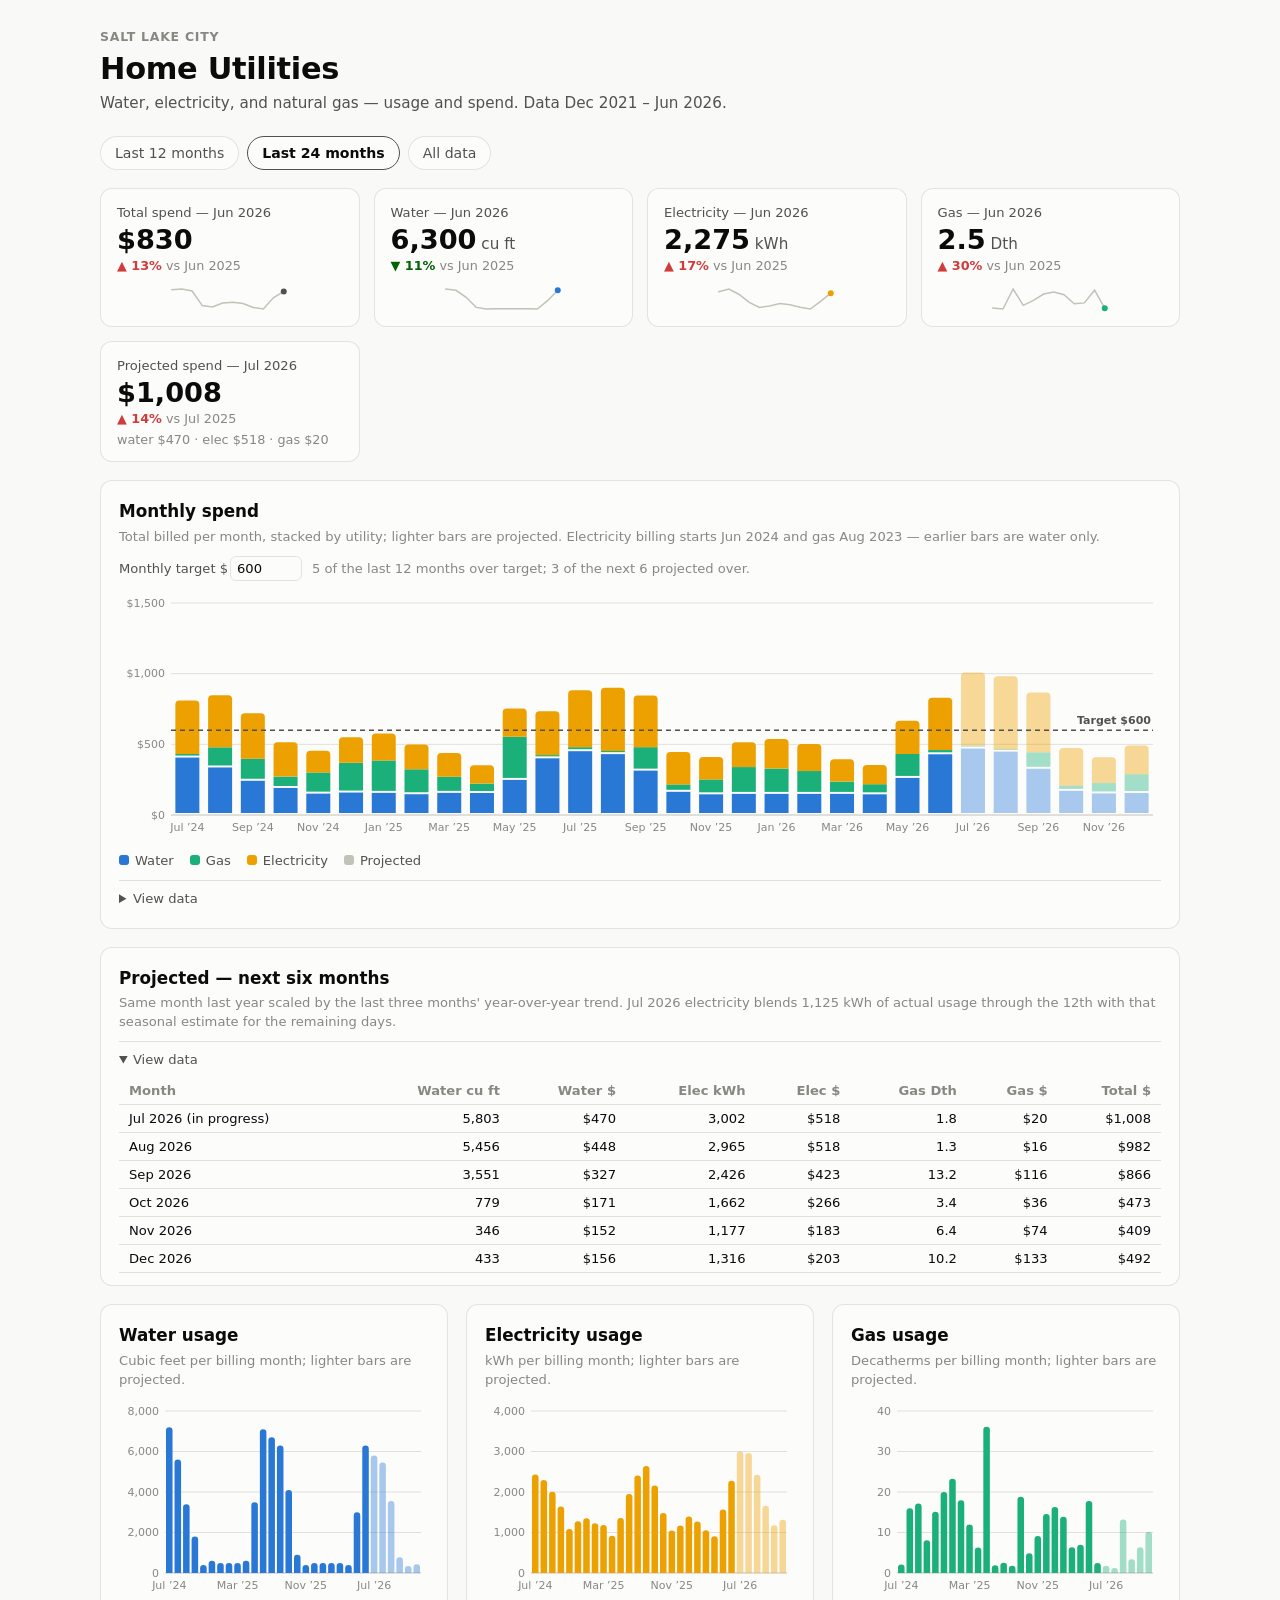
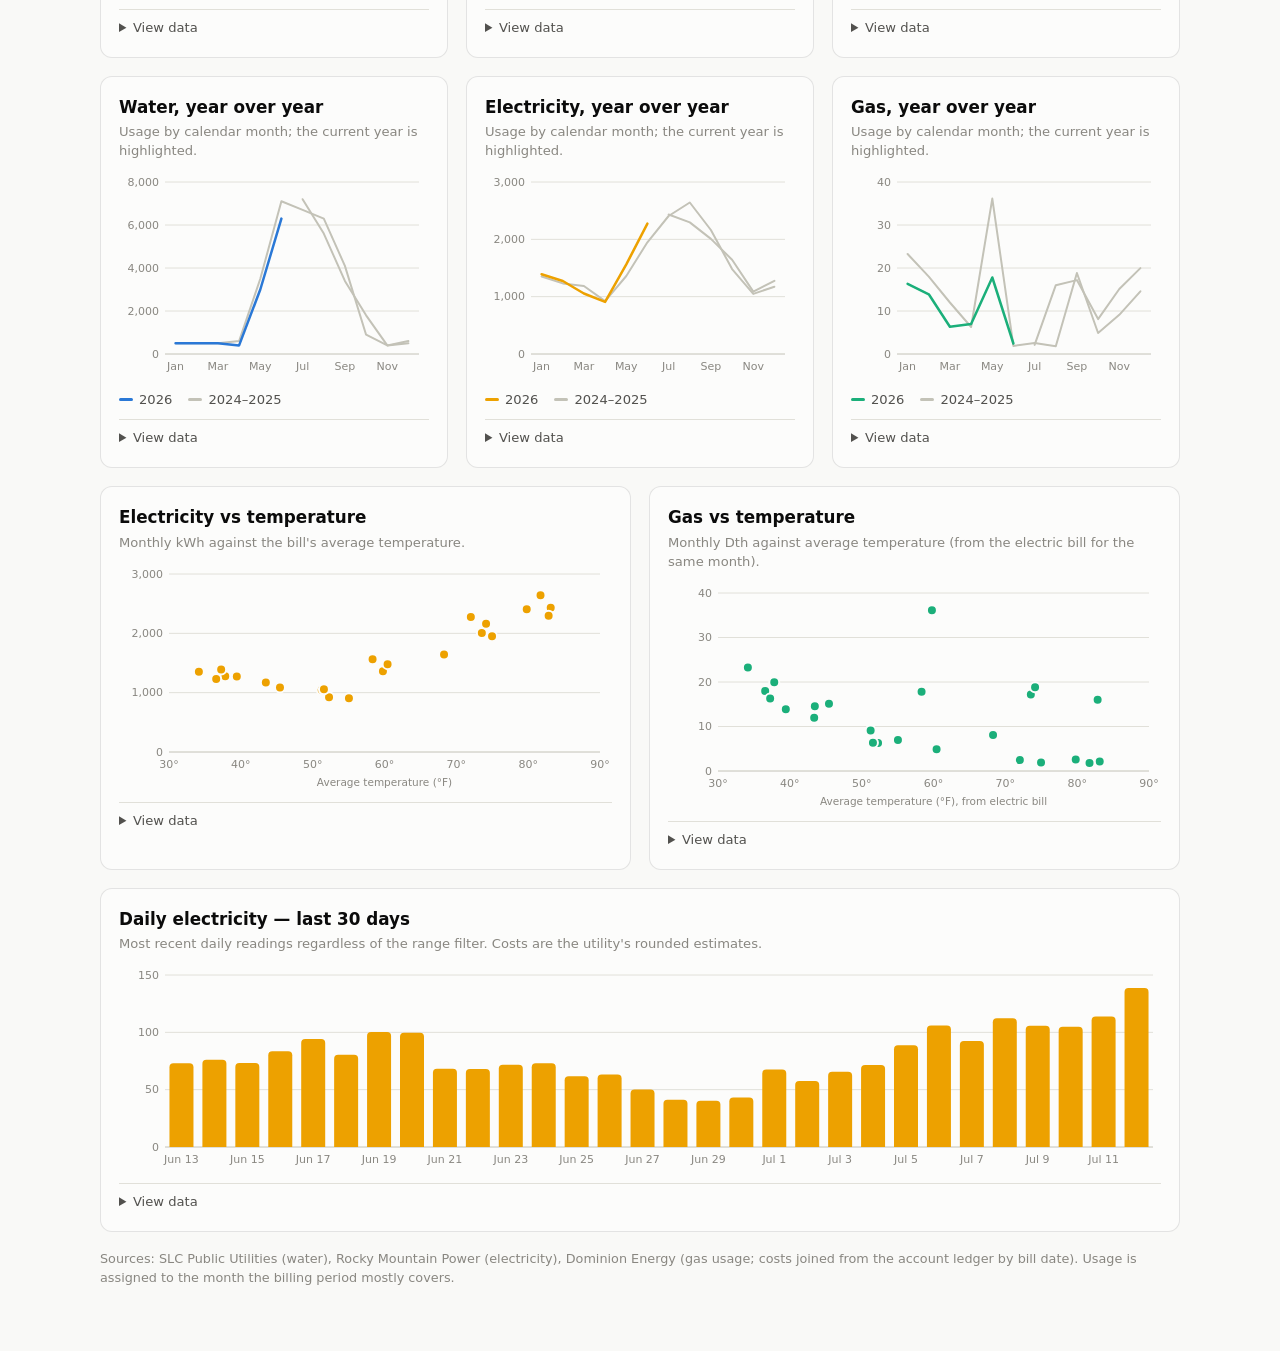
<file: utility-dashboard/index.html>
<!doctype html>
<html lang="en">
  <head>
    <meta charset="UTF-8" />
    <meta name="viewport" content="width=device-width, initial-scale=1.0" />
    <title>Home Utilities</title>
    <link rel="stylesheet" href="styles.css" />
  </head>
  <body>
    <main class="wrap">
      <header class="site-header">
        <p class="kicker">Salt Lake City</p>
        <h1>Home Utilities</h1>
        <p class="sub">Water, electricity, and natural gas — usage and spend. <span id="coverage"></span></p>
      </header>

      <div class="filters" role="group" aria-label="Date range" id="filters">
        <button type="button" data-range="12">Last 12 months</button>
        <button type="button" data-range="24" aria-pressed="true">Last 24 months</button>
        <button type="button" data-range="all">All data</button>
      </div>

      <section class="kpis" id="kpis" aria-label="Latest month summary"></section>

      <section class="card">
        <h2>Monthly spend</h2>
        <p class="caption">Total billed per month, stacked by utility; lighter bars are projected. Electricity billing starts Jun 2024 and gas Aug 2023 — earlier bars are water only.</p>
        <div class="target-control">
          <label>Monthly target $<input id="targetInput" type="number" min="0" step="25" inputmode="numeric"></label>
          <span id="targetNote"></span>
        </div>
        <div class="chart" id="spendChart"></div>
        <div class="legend" id="spendLegend"></div>
        <details class="data-table" id="spendTable"><summary>View data</summary><div class="scroller"></div></details>
      </section>

      <section class="card">
        <h2>Projected — next six months</h2>
        <p class="caption" id="projCaption">Same month last year scaled by the last three months' year-over-year trend. July electricity blends this month's actual daily readings with that seasonal estimate for the remaining days.</p>
        <details class="data-table" id="projTable" open><summary>View data</summary><div class="scroller"></div></details>
      </section>

      <div class="card-grid">
        <section class="card">
          <h2>Water usage</h2>
          <p class="caption">Cubic feet per billing month; lighter bars are projected.</p>
          <div class="chart" id="waterChart"></div>
          <details class="data-table" id="waterTable"><summary>View data</summary><div class="scroller"></div></details>
        </section>
        <section class="card">
          <h2>Electricity usage</h2>
          <p class="caption">kWh per billing month; lighter bars are projected.</p>
          <div class="chart" id="elecChart"></div>
          <details class="data-table" id="elecTable"><summary>View data</summary><div class="scroller"></div></details>
        </section>
        <section class="card">
          <h2>Gas usage</h2>
          <p class="caption">Decatherms per billing month; lighter bars are projected.</p>
          <div class="chart" id="gasChart"></div>
          <details class="data-table" id="gasTable"><summary>View data</summary><div class="scroller"></div></details>
        </section>
      </div>

      <div class="card-grid">
        <section class="card">
          <h2>Water, year over year</h2>
          <p class="caption">Usage by calendar month; the current year is highlighted.</p>
          <div class="chart" id="waterYoy"></div>
          <div class="legend" id="waterYoyLegend"></div>
          <details class="data-table" id="waterYoyTable"><summary>View data</summary><div class="scroller"></div></details>
        </section>
        <section class="card">
          <h2>Electricity, year over year</h2>
          <p class="caption">Usage by calendar month; the current year is highlighted.</p>
          <div class="chart" id="elecYoy"></div>
          <div class="legend" id="elecYoyLegend"></div>
          <details class="data-table" id="elecYoyTable"><summary>View data</summary><div class="scroller"></div></details>
        </section>
        <section class="card">
          <h2>Gas, year over year</h2>
          <p class="caption">Usage by calendar month; the current year is highlighted.</p>
          <div class="chart" id="gasYoy"></div>
          <div class="legend" id="gasYoyLegend"></div>
          <details class="data-table" id="gasYoyTable"><summary>View data</summary><div class="scroller"></div></details>
        </section>
      </div>

      <div class="card-grid">
        <section class="card">
          <h2>Electricity vs temperature</h2>
          <p class="caption">Monthly kWh against the bill's average temperature.</p>
          <div class="chart" id="elecScatter"></div>
          <details class="data-table" id="elecScatterTable"><summary>View data</summary><div class="scroller"></div></details>
        </section>
        <section class="card">
          <h2>Gas vs temperature</h2>
          <p class="caption">Monthly Dth against average temperature (from the electric bill for the same month).</p>
          <div class="chart" id="gasScatter"></div>
          <details class="data-table" id="gasScatterTable"><summary>View data</summary><div class="scroller"></div></details>
        </section>
      </div>

      <section class="card">
        <h2>Daily electricity — last 30 days</h2>
        <p class="caption">Most recent daily readings regardless of the range filter. Costs are the utility's rounded estimates.</p>
        <div class="chart" id="dailyChart"></div>
        <details class="data-table" id="dailyTable"><summary>View data</summary><div class="scroller"></div></details>
      </section>

      <footer>
        Sources: SLC Public Utilities (water), Rocky Mountain Power (electricity), Dominion Energy (gas usage; costs joined
        from the account ledger by bill date). Usage is assigned to the month the billing period mostly covers.
      </footer>
    </main>

    <div id="tooltip" role="status"></div>

    <script src="data.js"></script>
    <script src="app.js"></script>
  </body>
</html>
</file>
<file: pool-tracker/styles.css>
:root {
  color-scheme: light;
  --bg: #f1f6f9;
  --ink: #14242b;
  --muted: #5f7480;
  --line: #d6e0e4;
  --surface: #ffffff;
  --green: #176b57;
  --blue: #1d6fa5;
  --warn: #b4632a;
  --shadow: 0 1px 2px rgba(20, 36, 43, 0.06), 0 6px 18px rgba(20, 36, 43, 0.05);
}

* {
  box-sizing: border-box;
}

body {
  margin: 0;
  min-height: 100vh;
  font-family: system-ui, -apple-system, BlinkMacSystemFont, "Segoe UI", sans-serif;
  background: var(--bg);
  color: var(--ink);
  -webkit-text-size-adjust: 100%;
}

main {
  width: min(820px, calc(100% - 28px));
  margin: 0 auto;
  padding: 32px 0 64px;
  display: grid;
  gap: 18px;
}

.page-head h1 {
  margin: 0;
  font-size: clamp(2rem, 7vw, 3rem);
  line-height: 1.05;
  color: var(--green);
}

.page-head p {
  margin: 8px 0 0;
  color: var(--muted);
  font-size: 1.02rem;
  line-height: 1.5;
}

.card {
  background: var(--surface);
  border: 1px solid var(--line);
  border-radius: 14px;
  padding: 20px;
  box-shadow: var(--shadow);
}

.card h2 {
  margin: 0 0 14px;
  font-size: 1.2rem;
}

.card-head {
  display: flex;
  align-items: center;
  justify-content: space-between;
  gap: 12px;
  margin-bottom: 14px;
}

.card-head h2 {
  margin: 0;
}

.muted {
  color: var(--muted);
  font-weight: 400;
}

/* Form */
.log-form {
  display: flex;
  flex-wrap: wrap;
  gap: 12px;
  align-items: flex-end;
}

.field {
  display: grid;
  gap: 6px;
}

.field.grow {
  flex: 1 1 220px;
}

label {
  font-size: 0.85rem;
  font-weight: 600;
}

input[type="date"],
input[type="text"],
select {
  font: inherit;
  padding: 10px 12px;
  border: 1px solid var(--line);
  border-radius: 9px;
  background: #fff;
  color: var(--ink);
  width: 100%;
}

input:focus,
select:focus,
button:focus-visible {
  outline: 2px solid var(--green);
  outline-offset: 1px;
}

button {
  font: inherit;
  font-weight: 600;
  padding: 10px 18px;
  border-radius: 9px;
  border: 1px solid var(--green);
  background: var(--green);
  color: #fff;
  cursor: pointer;
}

button:hover {
  filter: brightness(1.05);
}

button.secondary {
  background: #fff;
  color: var(--green);
}

button:disabled {
  opacity: 0.55;
  cursor: progress;
}

.status {
  margin: 12px 0 0;
  min-height: 1.2em;
  font-size: 0.92rem;
  color: var(--muted);
}

.status.ok {
  color: var(--green);
}

.status.err {
  color: var(--warn);
}

/* Stats */
.stats {
  display: grid;
  grid-template-columns: repeat(auto-fit, minmax(150px, 1fr));
  gap: 12px;
}

.stat {
  background: var(--surface);
  border: 1px solid var(--line);
  border-radius: 14px;
  padding: 16px 18px;
  box-shadow: var(--shadow);
}

.stat .value {
  font-size: 1.9rem;
  font-weight: 700;
  line-height: 1;
  color: var(--green);
}

.stat .label {
  display: block;
  margin-top: 6px;
  color: var(--muted);
  font-size: 0.85rem;
}

/* Season picker */
.season-picker {
  display: flex;
  align-items: center;
  gap: 8px;
}

.season-picker select {
  width: auto;
  padding: 7px 10px;
}

/* Trends / charts */
.trends {
  display: grid;
  gap: 22px;
}

.chart-block h3 {
  margin: 0 0 12px;
  font-size: 0.98rem;
}

.bar-chart {
  display: grid;
  gap: 8px;
}

.bar-row {
  display: grid;
  grid-template-columns: 44px 1fr auto;
  align-items: center;
  gap: 10px;
  font-size: 0.85rem;
}

.bar-track {
  background: #e8eef0;
  border-radius: 6px;
  overflow: hidden;
  height: 16px;
}

.bar-fill {
  height: 100%;
  border-radius: 6px;
  background: var(--green);
  min-width: 2px;
}

.bar-chart.temp .bar-fill {
  background: linear-gradient(90deg, #2f9e8f, #e0843b);
}

.bar-value {
  font-variant-numeric: tabular-nums;
  color: var(--muted);
  min-width: 2.5em;
  text-align: right;
}

.chart-empty {
  color: var(--muted);
  font-size: 0.9rem;
}

/* Day list */
.count,
.day-list {
  font-weight: 400;
}

.count {
  color: var(--muted);
  font-size: 0.95rem;
}

.day-list {
  list-style: none;
  margin: 0;
  padding: 0;
  display: grid;
  gap: 10px;
}

.day {
  display: flex;
  align-items: center;
  gap: 14px;
  padding: 12px 14px;
  border: 1px solid var(--line);
  border-radius: 12px;
}

.day .icon {
  font-size: 1.8rem;
  line-height: 1;
  flex: 0 0 auto;
}

.day .body {
  flex: 1 1 auto;
  min-width: 0;
}

.day .date {
  font-weight: 700;
}

.day .weather {
  color: var(--muted);
  font-size: 0.88rem;
  margin-top: 2px;
}

.day .note {
  font-size: 0.9rem;
  margin-top: 4px;
  word-break: break-word;
}

.day .actions {
  display: flex;
  gap: 6px;
  flex: 0 0 auto;
}

.icon-btn {
  background: #fff;
  color: var(--muted);
  border: 1px solid var(--line);
  padding: 6px 10px;
  font-size: 0.8rem;
  border-radius: 8px;
}

.icon-btn.danger {
  color: var(--warn);
}

.empty {
  color: var(--muted);
  text-align: center;
  padding: 8px 0;
}

/* Settings */
.loc-row,
.backup-row {
  display: flex;
  gap: 10px;
  flex-wrap: wrap;
  margin-top: 4px;
}

.loc-row input {
  flex: 1 1 180px;
}

.backup-row {
  margin: 16px 0 8px;
}

.settings small {
  display: block;
  margin-top: 8px;
  line-height: 1.4;
}

.page-foot {
  text-align: center;
  padding-top: 4px;
}

.page-foot a {
  color: var(--green);
  text-decoration: none;
  font-weight: 600;
}

@media (max-width: 540px) {
  .log-form button {
    width: 100%;
  }
  .day .actions {
    flex-direction: column;
  }
}
</file>
<file: utility-dashboard/styles.css>
:root {
  color-scheme: light dark;
  --page: #f9f9f7;
  --surface: #fcfcfb;
  --ink: #0b0b0b;
  --ink-2: #52514e;
  --muted: #898781;
  --grid: #e1e0d9;
  --axis: #c3c2b7;
  --border: rgba(11, 11, 11, 0.1);
  --deemph: #c3c2b7;
  --good: #006300;
  --bad: #d03b3b;
  --c-water: #2a78d6;
  --c-gas: #1baf7a;
  --c-elec: #eda100;
  --tooltip-bg: #ffffff;
  --tooltip-shadow: 0 6px 24px rgba(11, 11, 11, 0.16);
}

@media (prefers-color-scheme: dark) {
  :root {
    --page: #0d0d0d;
    --surface: #1a1a19;
    --ink: #ffffff;
    --ink-2: #c3c2b7;
    --muted: #898781;
    --grid: #2c2c2a;
    --axis: #383835;
    --border: rgba(255, 255, 255, 0.1);
    --deemph: #52514e;
    --good: #0ca30c;
    --bad: #e66767;
    --c-water: #3987e5;
    --c-gas: #199e70;
    --c-elec: #c98500;
    --tooltip-bg: #242423;
    --tooltip-shadow: 0 6px 24px rgba(0, 0, 0, 0.5);
  }
}

* { box-sizing: border-box; }

html { min-width: 320px; }

body {
  margin: 0;
  min-height: 100vh;
  font-family: system-ui, -apple-system, "Segoe UI", sans-serif;
  background: var(--page);
  color: var(--ink);
  line-height: 1.45;
}

.wrap {
  width: min(1080px, 100% - 32px);
  margin: 0 auto;
  padding: 28px 0 64px;
}

/* ---------- header ---------- */
.site-header h1 {
  margin: 0;
  font-size: 1.9rem;
  line-height: 1.1;
  letter-spacing: -0.01em;
}

.site-header .kicker {
  margin: 0 0 6px;
  font-size: 0.78rem;
  font-weight: 700;
  letter-spacing: 0.06em;
  text-transform: uppercase;
  color: var(--muted);
}

.site-header .sub {
  margin: 6px 0 0;
  color: var(--ink-2);
  font-size: 0.95rem;
}

/* ---------- filter row ---------- */
.filters {
  display: flex;
  gap: 8px;
  margin: 22px 0 18px;
  flex-wrap: wrap;
}

.filters button {
  font: inherit;
  font-size: 0.88rem;
  padding: 6px 14px;
  border-radius: 999px;
  border: 1px solid var(--border);
  background: var(--surface);
  color: var(--ink-2);
  cursor: pointer;
}

.filters button:hover { color: var(--ink); }

.filters button[aria-pressed="true"] {
  color: var(--ink);
  font-weight: 600;
  border-color: var(--ink-2);
}

/* ---------- KPI tiles ---------- */
.kpis {
  display: grid;
  grid-template-columns: repeat(auto-fit, minmax(210px, 1fr));
  gap: 14px;
  margin-bottom: 18px;
}

.tile {
  background: var(--surface);
  border: 1px solid var(--border);
  border-radius: 12px;
  padding: 14px 16px 12px;
  display: flex;
  flex-direction: column;
  gap: 2px;
}

.tile .label {
  font-size: 0.82rem;
  color: var(--ink-2);
}

.tile .value {
  font-size: 1.7rem;
  font-weight: 600;
  line-height: 1.15;
}

.tile .value small {
  font-size: 0.95rem;
  font-weight: 500;
  color: var(--ink-2);
}

.tile .delta {
  font-size: 0.8rem;
  color: var(--muted);
}

.tile .delta .up { color: var(--bad); font-weight: 600; }
.tile .delta .down { color: var(--good); font-weight: 600; }

.tile svg { margin-top: 8px; display: block; width: 100%; }

/* ---------- cards ---------- */
.card {
  background: var(--surface);
  border: 1px solid var(--border);
  border-radius: 12px;
  padding: 18px 18px 12px;
  margin-bottom: 18px;
}

.card h2 {
  margin: 0;
  font-size: 1.05rem;
  font-weight: 650;
}

.card .caption {
  margin: 3px 0 0;
  font-size: 0.82rem;
  color: var(--muted);
}

.card-grid {
  display: grid;
  grid-template-columns: repeat(auto-fit, minmax(300px, 1fr));
  gap: 18px;
  margin-bottom: 18px;
}

.card-grid .card { margin-bottom: 0; }

.target-control {
  display: flex;
  align-items: center;
  gap: 10px;
  flex-wrap: wrap;
  margin-top: 10px;
  font-size: 0.82rem;
  color: var(--ink-2);
}

.target-control input {
  font: inherit;
  font-variant-numeric: tabular-nums;
  width: 72px;
  margin-left: 2px;
  padding: 2px 6px;
  border: 1px solid var(--border);
  border-radius: 6px;
  background: transparent;
  color: var(--ink);
}

.target-control input:focus-visible {
  outline: 1px solid var(--ink-2);
  outline-offset: 1px;
}

#targetNote { color: var(--muted); }

.ref-line { stroke: var(--ink-2); stroke-width: 1.5; stroke-dasharray: 5 4; }
.ref-label { fill: var(--ink-2); font-size: 11px; font-weight: 600; }

.chart { margin-top: 10px; }

.chart svg { display: block; width: 100%; }

/* ---------- legend ---------- */
.legend {
  display: flex;
  gap: 16px;
  flex-wrap: wrap;
  margin-top: 10px;
  font-size: 0.82rem;
  color: var(--ink-2);
}

.legend .item { display: inline-flex; align-items: center; gap: 6px; }

.legend .swatch {
  width: 10px;
  height: 10px;
  border-radius: 3px;
  display: inline-block;
}

.legend .line-key {
  width: 14px;
  height: 3px;
  border-radius: 2px;
  display: inline-block;
}

/* ---------- data tables ---------- */
details.data-table { margin-top: 10px; border-top: 1px solid var(--grid); }

details.data-table summary {
  cursor: pointer;
  font-size: 0.82rem;
  color: var(--ink-2);
  padding: 8px 0;
}

details.data-table .scroller { overflow-x: auto; }

details.data-table table {
  border-collapse: collapse;
  font-size: 0.82rem;
  min-width: 100%;
}

details.data-table th,
details.data-table td {
  text-align: right;
  padding: 4px 10px;
  border-bottom: 1px solid var(--grid);
  white-space: nowrap;
  font-variant-numeric: tabular-nums;
}

details.data-table th:first-child,
details.data-table td:first-child { text-align: left; }

details.data-table th {
  color: var(--muted);
  font-weight: 600;
}

/* ---------- tooltip ---------- */
#tooltip {
  position: fixed;
  z-index: 10;
  pointer-events: none;
  background: var(--tooltip-bg);
  border: 1px solid var(--border);
  border-radius: 8px;
  box-shadow: var(--tooltip-shadow);
  padding: 8px 10px;
  font-size: 0.8rem;
  max-width: 240px;
  display: none;
}

#tooltip .tip-title {
  font-weight: 650;
  margin-bottom: 4px;
}

#tooltip .tip-row {
  display: flex;
  align-items: center;
  gap: 6px;
  justify-content: space-between;
  color: var(--ink-2);
}

#tooltip .tip-row .k { display: inline-flex; align-items: center; gap: 6px; }

#tooltip .tip-row .key {
  width: 12px;
  height: 3px;
  border-radius: 2px;
  display: inline-block;
}

#tooltip .tip-row .v {
  font-weight: 650;
  color: var(--ink);
  font-variant-numeric: tabular-nums;
}

/* ---------- svg chart chrome ---------- */
.gridline { stroke: var(--grid); stroke-width: 1; }
.baseline { stroke: var(--axis); stroke-width: 1; }
.tick-label, .axis-title { fill: var(--muted); font-size: 11px; }
.axis-title { font-size: 10.5px; }
.hit { fill: transparent; }
.hit:focus { outline: none; }
.hit:focus-visible { stroke: var(--ink-2); stroke-width: 1; stroke-dasharray: 3 2; }
.crosshair { stroke: var(--axis); stroke-width: 1; }

footer {
  color: var(--muted);
  font-size: 0.8rem;
  margin-top: 8px;
}
</file>
